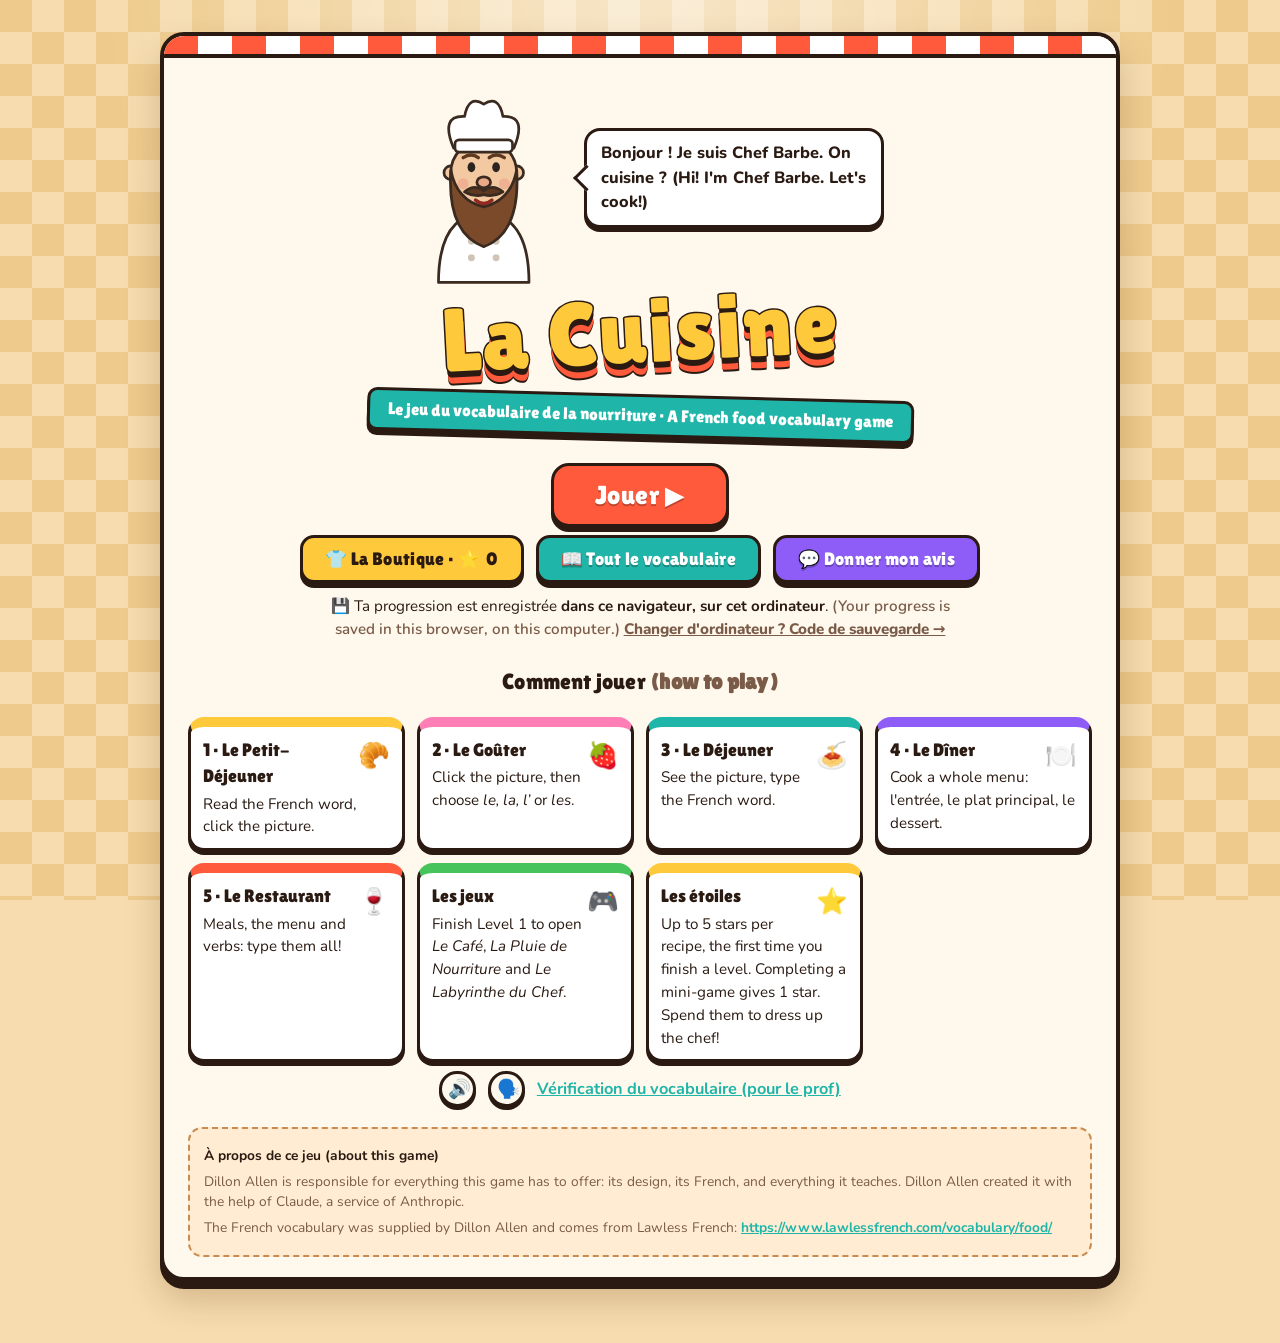
<file: index.html>
<!DOCTYPE html>
<html lang="fr">
<head>
  <meta charset="UTF-8">
  <meta name="viewport" content="width=device-width, initial-scale=1.0">
  <title>La Cuisine</title>
  <link rel="preconnect" href="https://fonts.googleapis.com">
  <link rel="preconnect" href="https://fonts.gstatic.com" crossorigin>
  <link rel="stylesheet" href="https://fonts.googleapis.com/css2?family=Lilita+One&family=Nunito:wght@600;700;800;900&display=swap">
  <link rel="stylesheet" href="style.css">
</head>
<body>
  <main>
    <!-- Screen 1: title -->
    <section id="title-screen" class="panel title-card">
      <div class="title-hero">
        <div class="chef-slot chef-title"></div>
        <div class="title-bubble speech" id="title-bubble" title="Clique pour écouter (click to listen)">Bonjour ! Je suis Chef Barbe. On cuisine ? (Hi! I'm Chef Barbe. Let's cook!)</div>
      </div>
      <h1 class="logo" aria-label="La Cuisine"><span>L</span><span>a</span>&nbsp;<span>C</span><span>u</span><span>i</span><span>s</span><span>i</span><span>n</span><span>e</span></h1>
      <p class="ribbon">Le jeu du vocabulaire de la nourriture · A French food vocabulary game</p>

      <p class="button-row title-buttons">
        <button id="play-button" class="button big play">Jouer ▶</button>
      </p>
      <p class="button-row title-small-buttons">
        <button type="button" class="button yellow open-shop-button">👕 La Boutique · ⭐ <span class="star-count">0</span></button>
        <button type="button" class="button secondary open-vocab-button">📖 Tout le vocabulaire</button>
        <button type="button" class="button grape open-feedback-button">💬 Donner mon avis</button>
        <button type="button" id="see-feedback-button" class="button secondary" hidden>Voir les avis (owner)</button>
      </p>
      <p class="save-note">💾 Ta progression est enregistrée <strong>dans ce navigateur, sur cet ordinateur</strong>.
        <span class="muted">(Your progress is saved in this browser, on this computer.)</span>
        <button type="button" class="link-button open-save-button">Changer d'ordinateur ? Code de sauvegarde →</button></p>

      <h2 class="section-heading">Comment jouer <span class="muted">(how to play)</span></h2>
      <div class="how-to">
        <div class="how-card" style="--c: #ffc93c"><span class="how-emoji">🥐</span><strong>1 · Le Petit-Déjeuner</strong><p>Read the French word, click the picture.</p></div>
        <div class="how-card" style="--c: #ff7eb6"><span class="how-emoji">🍓</span><strong>2 · Le Goûter</strong><p>Click the picture, then choose <em>le, la, l’</em> or <em>les</em>.</p></div>
        <div class="how-card" style="--c: #1fb5a8"><span class="how-emoji">🍝</span><strong>3 · Le Déjeuner</strong><p>See the picture, type the French word.</p></div>
        <div class="how-card" style="--c: #8e5cf7"><span class="how-emoji">🍽️</span><strong>4 · Le Dîner</strong><p>Cook a whole menu: l'entrée, le plat principal, le dessert.</p></div>
        <div class="how-card" style="--c: #ff5a3c"><span class="how-emoji">🍷</span><strong>5 · Le Restaurant</strong><p>Meals, the menu and verbs: type them all!</p></div>
        <div class="how-card" style="--c: #46c35a"><span class="how-emoji">🎮</span><strong>Les jeux</strong><p>Finish Level 1 to open <em>Le Café</em>, <em>La Pluie de Nourriture</em> and <em>Le Labyrinthe du Chef</em>.</p></div>
        <div class="how-card" style="--c: #ffc93c"><span class="how-emoji">⭐</span><strong>Les étoiles</strong><p>Up to 5 stars per recipe, the first time you finish a level. Completing a mini-game gives 1 star. Spend them to dress up the chef!</p></div>
      </div>

      <p class="title-links">
        <button type="button" class="sound-button" aria-label="Couper le son (mute)">🔊</button>
          <button type="button" class="voice-button" aria-label="Voix française (French voice)">🗣️</button>
        <a href="vocab-check.html">Vérification du vocabulaire (pour le prof)</a>
      </p>

      <footer class="disclaimer">
        <p><strong>À propos de ce jeu (about this game)</strong></p>
        <p>Dillon Allen is responsible for everything this game has to offer: its design, its French, and everything it teaches.
          Dillon Allen created it with the help of Claude, a service of Anthropic.</p>
        <p>The French vocabulary was supplied by Dillon Allen and comes from Lawless French:
          <a href="https://www.lawlessfrench.com/vocabulary/food/" target="_blank" rel="noopener">https://www.lawlessfrench.com/vocabulary/food/</a></p>
      </footer>
    </section>

    <!-- Screen 2: level select -->
    <section id="levels-screen" class="panel" hidden>
      <div class="screen-head">
        <h1>Choisis un niveau</h1>
        <button type="button" class="button yellow open-shop-button">👕 La Boutique · ⭐ <span class="star-count">0</span></button>
      </div>
      <p class="subtitle">Choose a level. Finish a level to open the next one.</p>
      <div id="level-list" class="level-list"></div>
      <h2 class="section-heading">🎮 Les jeux <span class="muted">(mini-games: 1 ⭐ each, the first time you complete one)</span></h2>
      <div id="game-list" class="level-list"></div>
      <h2 class="section-heading">📝 Les quiz <span class="muted">(every word of the level · first try: pass +10 ⭐, fail −5 ⭐)</span></h2>
      <div id="quiz-list" class="level-list"></div>
      <p class="button-row" style="margin-top: 18px">
        <button id="back-title-button" class="button secondary">← Retour</button>
        <button type="button" class="button grape open-vocab-button">📖 Tout le vocabulaire</button>
      </p>
    </section>

    <!-- Level quiz (quiz.js) -->
    <section id="quiz-screen" class="panel" hidden>
      <div class="screen-head">
        <h1 id="quiz-title">Quiz</h1>
        <p id="quiz-count" class="star-pill">1 / 1</p>
      </div>
      <div class="quiz-bar" aria-hidden="true"><div id="quiz-bar-fill" class="quiz-bar-fill"></div></div>
      <p id="quiz-note" class="muted"></p>
      <div id="quiz-question" class="quiz-question"></div>
      <p id="quiz-feedback" class="feedback" aria-live="polite"></p>
      <p class="button-row">
        <button type="button" id="quiz-next" class="button" hidden>Question suivante →</button>
        <button type="button" id="quiz-quit" class="button secondary">Quitter</button>
      </p>
      <div id="quiz-quit-confirm" class="confirm-box" hidden>
        <p><strong>Quitter le quiz ?</strong> This is your first try, so leaving now counts as finishing it with your current score (you'd lose 5 ⭐ if that's under 80%).</p>
        <p class="button-row">
          <button type="button" id="quiz-quit-yes" class="button danger">Oui, terminer maintenant</button>
          <button type="button" id="quiz-quit-no" class="button secondary">Non, continuer</button>
        </p>
      </div>
    </section>

    <!-- Quiz result -->
    <section id="quiz-result-screen" class="panel" hidden>
      <h1 id="quiz-result-title"></h1>
      <div class="result-row">
        <div class="result-main">
          <p id="quiz-result-score" class="stars-big"></p>
          <p id="quiz-result-stars" class="star-note"></p>
        </div>
        <div class="chef-reaction">
          <p id="quiz-result-chef-says" class="speech" aria-live="polite"></p>
          <div id="quiz-result-chef" class="chef-small"></div>
        </div>
      </div>
      <div id="quiz-missed-section">
        <h2>Les mots à revoir <span class="muted">(they'll come back more often)</span></h2>
        <div class="table-wrap"><table><tbody id="quiz-result-missed"></tbody></table></div>
      </div>
      <p class="button-row">
        <button type="button" id="quiz-retry" class="button">Réessayer ↻</button>
        <button type="button" id="quiz-levels" class="button secondary">Niveaux</button>
      </p>
    </section>

    <!-- All the vocabulary -->
    <section id="vocab-screen" class="panel" hidden>
      <div class="screen-head">
        <h1>Tout le vocabulaire</h1>
        <p class="star-pill"><span id="word-count">0</span>&nbsp;mots</p>
      </div>
      <p class="subtitle">Every word in the game, from Lawless French. Tap 🔊 to hear it.
        The dots show how well you know each word: words you miss come back more often until you master them.</p>
      <p id="word-mastery" class="mastery-summary"></p>
      <div class="word-tools">
        <label for="word-search" class="visually-hidden">Chercher un mot</label>
        <input id="word-search" class="word-search" type="search" placeholder="🔍 Chercher (search in French or English)…" autocomplete="off">
      </div>
      <div id="word-chips" class="chip-row" aria-label="Catégories"></div>
      <div id="word-grid" class="word-grid"></div>
      <p id="word-empty" class="muted" hidden>Aucun mot trouvé. (No words found.)</p>
      <p><button type="button" id="vocab-back-button" class="button secondary">← Retour</button></p>
    </section>

    <!-- Screen 3: the kitchen (where you play) -->
    <section id="kitchen-screen" hidden>
      <div class="kitchen-top">
        <p class="level-tag" id="level-name"></p>
        <p class="timer">⏱ <span id="timer">0</span> s <span class="muted">/ objectif <span id="target-time"></span> s</span>
          <button type="button" class="sound-button" aria-label="Couper le son (mute)">🔊</button>
          <button type="button" class="voice-button" aria-label="Voix française (French voice)">🗣️</button></p>
      </div>
      <div class="kitchen">
        <div class="panel recipe-card">
          <div class="ticket-top">
            <h2 id="recipe-name"></h2>
            <div class="order-timer" aria-hidden="true"><div id="order-timer-fill" class="order-timer-fill"></div></div>
          </div>
          <p class="muted">Ingrédients :</p>
          <ul id="recipe-list"></ul>
        </div>
        <div class="panel play-area">
          <div class="prompt-row"><p id="prompt" class="prompt"></p><span class="replay-buttons"><button type="button" class="replay-button" title="Réécouter (listen again)" aria-label="Réécouter (listen again)">🔁</button><button type="button" class="replay-slow-button" title="Plus lentement (slower)" aria-label="Plus lentement (slower)">🐢</button></span></div>

          <!-- Levels 1 & 2: the shelf of pictures -->
          <div id="shelf-area">
            <h2>L'étagère <span class="muted">(the shelf)</span></h2>
            <div id="shelf" class="shelf"></div>
          </div>

          <!-- Level 2: pick the article -->
          <div id="article-area" class="article-area" hidden>
            <button type="button" class="button article-button" data-article="le">le</button>
            <button type="button" class="button article-button" data-article="la">la</button>
            <button type="button" class="button article-button" data-article="l'">l’</button>
            <button type="button" class="button article-button" data-article="les">les</button>
          </div>

          <!-- Level 3: type the word -->
          <div id="type-area" hidden>
            <div id="clue" class="clue"></div>
            <form id="type-form" class="type-form" autocomplete="off">
              <label for="answer" class="visually-hidden">Ta réponse</label>
              <input id="answer" type="text" lang="fr" spellcheck="false" autocapitalize="off" placeholder="ex : la pomme">
              <button type="submit" class="button">Valider</button>
            </form>
            <div class="accent-row" aria-label="Accents">
              <button type="button" class="accent-button">é</button>
              <button type="button" class="accent-button">è</button>
              <button type="button" class="accent-button">ê</button>
              <button type="button" class="accent-button">à</button>
              <button type="button" class="accent-button">â</button>
              <button type="button" class="accent-button">ç</button>
              <button type="button" class="accent-button">î</button>
              <button type="button" class="accent-button">ï</button>
              <button type="button" class="accent-button">ô</button>
              <button type="button" class="accent-button">û</button>
              <button type="button" class="accent-button">ù</button>
              <button type="button" class="accent-button">œ</button>
              <button type="button" class="accent-button">’</button>
            </div>
            <p><button type="button" id="dont-know-button" class="link-button">Je ne sais pas (show me)</button></p>
          </div>

          <p id="feedback" class="feedback" aria-live="polite"></p>
          <h2>Le bol <span class="muted">(the bowl)</span></h2>
          <div id="bowl" class="bowl"></div>
        </div>
      </div>
      <p><button id="quit-button" class="button secondary">Quitter</button></p>
    </section>

    <!-- Mini-game: Le Café -->
    <section id="cafe-screen" hidden>
      <div class="kitchen-top">
        <p class="level-tag">☕ Le Café</p>
        <p class="timer"><span id="cafe-status"></span>
          <button type="button" class="sound-button" aria-label="Couper le son (mute)">🔊</button>
          <button type="button" class="voice-button" aria-label="Voix française (French voice)">🗣️</button></p>
      </div>
      <div class="kitchen">
        <div class="panel customer-card">
          <div id="cafe-face" class="customer-face"></div>
          <p id="cafe-order" class="speech"></p>
          <p class="cafe-replay"><span class="replay-buttons"><button type="button" class="replay-button" title="Réécouter (listen again)" aria-label="Réécouter (listen again)">🔁</button><button type="button" class="replay-slow-button" title="Plus lentement (slower)" aria-label="Plus lentement (slower)">🐢</button></span></p>
          <div class="patience" aria-label="Patience du client"><div id="cafe-patience" class="patience-fill"></div></div>
          <p class="muted">Patience du client (customer's patience)</p>
        </div>
        <div class="panel play-area">
          <h2>Le comptoir <span class="muted">(the counter)</span></h2>
          <div id="cafe-counter" class="shelf"></div>
          <p id="cafe-feedback" class="feedback" aria-live="polite"></p>
          <h2>Le plateau <span class="muted">(the tray)</span></h2>
          <div id="cafe-tray" class="bowl"></div>
        </div>
      </div>
      <p><button id="cafe-quit-button" class="button secondary">Quitter</button></p>
    </section>

    <!-- Mini-game: falling food -->
    <section id="falling-screen" hidden>
      <div class="kitchen-top">
        <p class="level-tag">🌧️ La Pluie de Nourriture</p>
        <p class="timer"><span id="fall-status"></span>
          <button type="button" class="sound-button" aria-label="Couper le son (mute)">🔊</button>
          <button type="button" class="voice-button" aria-label="Voix française (French voice)">🗣️</button></p>
      </div>
      <p class="prompt banner">Attrape : <span id="fall-target" class="fall-target"></span> <span class="replay-buttons"><button type="button" class="replay-button" title="Réécouter (listen again)" aria-label="Réécouter (listen again)">🔁</button><button type="button" class="replay-slow-button" title="Plus lentement (slower)" aria-label="Plus lentement (slower)">🐢</button></span></p>
      <div id="fall-area" class="fall-area"></div>
      <p id="fall-feedback" class="feedback" aria-live="polite"></p>
      <p><button id="fall-quit-button" class="button secondary">Quitter</button></p>
    </section>

    <!-- Mini-game: the chef's maze -->
    <section id="maze-screen" hidden>
      <div class="kitchen-top">
        <p class="level-tag">🧑‍🍳 Le Labyrinthe du Chef</p>
        <p class="timer"><span id="maze-status"></span>
          <button type="button" class="sound-button" aria-label="Couper le son (mute)">🔊</button>
          <button type="button" class="voice-button" aria-label="Voix française (French voice)">🗣️</button></p>
      </div>
      <p class="prompt banner">Ramasse : <span id="maze-target" class="fall-target"></span> <span class="replay-buttons"><button type="button" class="replay-button" title="Réécouter (listen again)" aria-label="Réécouter (listen again)">🔁</button><button type="button" class="replay-slow-button" title="Plus lentement (slower)" aria-label="Plus lentement (slower)">🐢</button></span></p>
      <div class="maze-wrap">
        <div id="maze-board" class="maze-board"></div>
      </div>
      <p id="maze-feedback" class="feedback" aria-live="polite"></p>
      <div class="dpad" aria-label="Flèches (arrows)">
        <button type="button" class="dpad-button dpad-up" data-dir="up" aria-label="haut (up)">▲</button>
        <button type="button" class="dpad-button dpad-left" data-dir="left" aria-label="gauche (left)">◀</button>
        <button type="button" class="dpad-button dpad-right" data-dir="right" aria-label="droite (right)">▶</button>
        <button type="button" class="dpad-button dpad-down" data-dir="down" aria-label="bas (down)">▼</button>
      </div>
      <p class="muted">Flèches du clavier ou W A S D. Évite les souris 🐭 et les fourneaux 🔥 ! (Arrow keys or WASD. Avoid the mice and the hot stoves!)</p>
      <p><button id="maze-quit-button" class="button secondary">Quitter</button></p>
    </section>

    <!-- The chef's shop -->
    <section id="shop-screen" class="panel" hidden>
      <h1>La Boutique du Chef</h1>
      <div class="shop-top">
        <div class="chef-slot chef-shop"></div>
        <div>
          <p class="stars-big">⭐ <span class="star-count">0</span></p>
          <p class="muted">Gagne des étoiles en finissant des niveaux (une seule fois par niveau).<br>
            Earn stars by finishing levels (once per level), then dress up the chef!</p>
          <p id="shop-message" class="good-text" aria-live="polite"></p>
        </div>
      </div>
      <div id="shop-items"></div>
      <div class="start-over">
        <p class="button-row">
          <button type="button" id="shop-levels-button" class="button">Jouer ▶</button>
          <button type="button" id="shop-back-button" class="button secondary">← Retour</button>
          <button type="button" class="button secondary open-save-button">💾 Code de sauvegarde (save code)</button>
          <button type="button" id="start-over-button" class="button danger">Recommencer à zéro (start over)</button>
        </p>
        <div id="start-over-confirm" class="confirm-box" hidden>
          <p><strong>Tout effacer ?</strong> Your finished levels, stars and clothes will all be erased. Then you can earn the stars again.</p>
          <p class="button-row">
            <button type="button" id="start-over-yes" class="button danger">Oui, tout effacer (yes, erase)</button>
            <button type="button" id="start-over-cancel" class="button secondary">Non (cancel)</button>
          </p>
        </div>
      </div>
    </section>

    <!-- Save codes: move progress to another computer (save.js) -->
    <section id="save-screen" class="panel" hidden>
      <div class="screen-head">
        <h1>💾 Ma sauvegarde</h1>
        <p class="star-pill">⭐ <span class="star-count">0</span></p>
      </div>
      <p class="subtitle">Ta progression est enregistrée <strong>dans ce navigateur, sur cet ordinateur</strong>.
        Sur un autre ordinateur, ou si le navigateur efface ses données, tu recommences à zéro… sauf si tu gardes ton code !</p>
      <p class="muted">(Your progress is saved in this browser on this computer. To continue somewhere else, keep your save code.
        There's no account: no name, no email, no password, and nothing is sent anywhere.)</p>

      <div class="save-box">
        <h2>1 · Garder mon code <span class="muted">(keep my code)</span></h2>
        <p class="muted">Copie ce code et garde-le (dans un e-mail à toi-même, un document, Google Classroom…).</p>
        <textarea id="save-code-out" class="save-code" rows="4" readonly aria-label="Mon code de sauvegarde (my save code)"></textarea>
        <p class="button-row">
          <button type="button" id="save-copy-button" class="button">📋 Copier (copy)</button>
          <span id="save-copy-message" class="good-text" aria-live="polite"></span>
        </p>
      </div>

      <div class="save-box">
        <h2>2 · Charger un code <span class="muted">(load a code)</span></h2>
        <p class="muted">Colle ton code ici pour retrouver tes étoiles, tes niveaux et tes vêtements. (Paste your code here.)</p>
        <textarea id="save-code-in" class="save-code" rows="4" aria-label="Coller un code (paste a code)"></textarea>
        <p class="button-row"><button type="button" id="save-load-button" class="button yellow">Charger (load)</button></p>
        <p id="save-load-message" class="feedback" aria-live="polite"></p>
        <div id="save-load-confirm" class="confirm-box" hidden>
          <p><strong>Remplacer ta progression ?</strong> <span id="save-load-summary"></span><br>
            Ce code va remplacer ce qui est enregistré sur cet ordinateur (<span id="save-current-summary"></span>).
            <span class="muted">(This replaces the progress saved on this computer.)</span></p>
          <p class="button-row">
            <button type="button" id="save-load-yes" class="button danger">Oui, charger ce code (yes)</button>
            <button type="button" id="save-load-cancel" class="button secondary">Non (cancel)</button>
          </p>
        </div>
      </div>

      <p class="button-row">
        <button type="button" id="save-back-button" class="button secondary">← Retour</button>
        <button type="button" id="save-levels-button" class="button">Jouer ▶</button>
      </p>
    </section>

    <!-- Mini-game results -->
    <section id="mode-result-screen" class="panel" hidden>
      <h1 id="mode-title"></h1>
      <p id="mode-score" class="stars-big"></p>
      <p id="mode-record" class="good-text"></p>
      <p id="mode-star" class="star-note"></p>
      <ul id="mode-lines"></ul>
      <div id="mode-missed-section">
        <h2>Les mots à revoir <span class="muted">(words to review)</span></h2>
        <div class="table-wrap">
          <table><tbody id="mode-missed"></tbody></table>
        </div>
      </div>
      <p class="button-row">
        <button id="mode-replay-button" class="button">Rejouer ↻</button>
        <button id="mode-levels-button" class="button secondary">Niveaux et jeux</button>
        <button type="button" class="button secondary open-feedback-button">Donner mon avis 💬</button>
      </p>
    </section>

    <!-- Feedback form -->
    <section id="feedback-screen" class="panel" hidden>
      <h1>Donner mon avis 💬</h1>
      <p class="subtitle">Help improve the game! Your answers are anonymous.</p>
      <p id="feedback-offline-note" class="muted" hidden>
        Your answers can't be saved automatically here, so you'll get a text box to copy and send them.
      </p>

      <form id="feedback-form" class="feedback-form">
        <fieldset>
          <legend>1. C'était amusant ? (How fun was it?)</legend>
          <div class="rating">
            <label><input type="radio" name="fun" value="1"> 1</label>
            <label><input type="radio" name="fun" value="2"> 2</label>
            <label><input type="radio" name="fun" value="3"> 3</label>
            <label><input type="radio" name="fun" value="4"> 4</label>
            <label><input type="radio" name="fun" value="5"> 5</label>
          </div>
        </fieldset>
        <fieldset>
          <legend>2. Tu as appris des mots ? (Did you learn new words?)</legend>
          <div class="rating">
            <label><input type="radio" name="learned" value="1"> 1</label>
            <label><input type="radio" name="learned" value="2"> 2</label>
            <label><input type="radio" name="learned" value="3"> 3</label>
            <label><input type="radio" name="learned" value="4"> 4</label>
            <label><input type="radio" name="learned" value="5"> 5</label>
          </div>
        </fieldset>
        <label for="feedback-favorite">3. Ta partie préférée ? (Favorite part)</label>
        <select id="feedback-favorite" name="favorite">
          <option value="">—</option>
          <option>Le Petit-Déjeuner</option>
          <option>Le Goûter</option>
          <option>Le Déjeuner</option>
          <option>Le Dîner</option>
          <option>Le Café</option>
          <option>Le Restaurant</option>
          <option>La Pluie de Nourriture</option>
          <option>Le Labyrinthe du Chef</option>
          <option>La Boutique du Chef</option>
        </select>
        <label for="feedback-level">4. Ton niveau de français ? (Your French class)</label>
        <select id="feedback-level" name="frenchLevel">
          <option value="">—</option>
          <option>French 1</option>
          <option>French 2</option>
          <option>French 3</option>
          <option>French 4 / AP</option>
          <option>Not taking French</option>
        </select>
        <label for="feedback-confusing">5. Qu'est-ce qui était difficile ou pas clair ? (What was hard or confusing?)</label>
        <textarea id="feedback-confusing" name="confusing" rows="3" maxlength="1000"></textarea>
        <label for="feedback-ideas">6. Qu'est-ce qui rendrait le jeu plus amusant ? (What would make it more fun?)</label>
        <textarea id="feedback-ideas" name="ideas" rows="3" maxlength="1000"></textarea>
        <p id="feedback-error" class="feedback bad"></p>
        <p><button type="submit" id="feedback-send" class="button">Envoyer (send)</button></p>
      </form>

      <div id="feedback-thanks" hidden>
        <p class="good-text">Merci beaucoup ! Ton avis est envoyé. (Thanks! Your feedback was sent.)</p>
      </div>

      <div id="feedback-copy" hidden>
        <p>Copy your answers and send them to the game's creator (message or email):</p>
        <label for="feedback-copy-text" class="visually-hidden">Your answers</label>
        <textarea id="feedback-copy-text" rows="8" readonly></textarea>
        <p><button type="button" id="feedback-copy-button" class="button">Copier (copy)</button></p>
      </div>

      <p><button type="button" id="feedback-back-button" class="button secondary">← Retour</button></p>
    </section>

    <!-- Owner only: everyone's feedback -->
    <section id="feedback-results-screen" class="panel" hidden>
      <h1>Les avis</h1>
      <p id="feedback-summary" class="subtitle">Chargement… (loading)</p>
      <div class="table-wrap">
        <table>
          <thead><tr><th>Date</th><th>Fun / Learned</th><th>Favorite</th><th>Level</th><th>Confusing</th><th>Ideas</th></tr></thead>
          <tbody id="feedback-rows"></tbody>
        </table>
      </div>
      <p><button type="button" id="feedback-results-back" class="button secondary">← Retour</button></p>
    </section>

    <!-- Screen 4: recipe finished -->
    <section id="done-screen" class="panel" hidden>
      <h1 id="done-title"></h1>
      <div class="result-row">
        <div class="result-main">
          <p id="done-stars" class="stars-big"></p>
          <p id="done-details"></p>
        </div>
        <div class="chef-reaction">
          <p id="done-chef-says" class="speech" aria-live="polite"></p>
          <div id="done-chef" class="chef-small"></div>
        </div>
      </div>
      <p><button id="next-button" class="button">Recette suivante →</button></p>
    </section>

    <!-- Screen 5: end-of-level report -->
    <section id="report-screen" class="panel" hidden>
      <h1 id="report-title"></h1>
      <div class="result-row">
        <div class="result-main">
          <p class="stars-big" id="report-total"></p>
          <p id="report-earned" class="good-text"></p>
        </div>
        <div class="chef-reaction">
          <p id="report-chef-says" class="speech" aria-live="polite"></p>
          <div id="report-chef" class="chef-small"></div>
        </div>
      </div>

      <div class="table-wrap">
        <table>
          <thead><tr><th>Recette</th><th>Temps</th><th>Erreurs</th><th>Étoiles</th></tr></thead>
          <tbody id="report-recipes"></tbody>
        </table>
      </div>

      <div id="missed-section">
        <h2>Les mots à revoir <span class="muted">(words to review)</span></h2>
        <div class="table-wrap">
          <table>
            <tbody id="report-missed"></tbody>
          </table>
        </div>
      </div>
      <p id="no-missed" class="good-text">Aucun mot à revoir. Excellent ! (No words to review.)</p>

      <p class="button-row">
        <button id="report-quiz-button" class="button yellow">📝 Quiz du niveau</button>
        <button id="practice-button" class="button">Pratiquer ces mots</button>
        <button id="replay-level-button" class="button secondary">Rejouer le niveau ↻</button>
        <button id="levels-button" class="button secondary">Niveaux</button>
        <button type="button" class="button secondary open-feedback-button">Donner mon avis 💬</button>
      </p>
    </section>
  </main>

  <!-- Surprise review question (quiz.js): pops up over the screen -->
  <div id="surprise-popup" class="popup-backdrop" hidden>
    <div class="panel popup" role="dialog" aria-modal="true" aria-labelledby="surprise-title">
      <p id="surprise-title" class="popup-title">❓ Question surprise !</p>
      <p class="muted">Right: +1 ⭐ · Wrong or skipped: −1 ⭐</p>
      <div id="surprise-question" class="quiz-question"></div>
      <p id="surprise-feedback" class="feedback" aria-live="polite"></p>
      <p class="button-row">
        <button type="button" id="surprise-skip" class="link-button">Passer (skip: −1 ⭐)</button>
        <button type="button" id="surprise-continue" class="button" hidden>Continuer →</button>
      </p>
    </div>
  </div>

  <script src="js/vocab.js"></script>
  <script src="js/recipes.js"></script>
  <script src="js/scoring.js"></script>
  <script src="js/check.js"></script>
  <script src="js/sound.js"></script>
  <script src="js/voice.js"></script>
  <script src="js/memory.js"></script>
  <script src="js/progress.js"></script>
  <script src="js/chef.js"></script>
  <script src="js/game.js"></script>
  <script src="js/cafe.js"></script>
  <script src="js/falling.js"></script>
  <script src="js/maze.js"></script>
  <script src="js/shop.js"></script>
  <script src="js/feedback.js"></script>
  <script src="js/wordlist.js"></script>
  <script src="js/quiz.js"></script>
  <script src="js/save.js"></script>
</body>
</html>
</file>
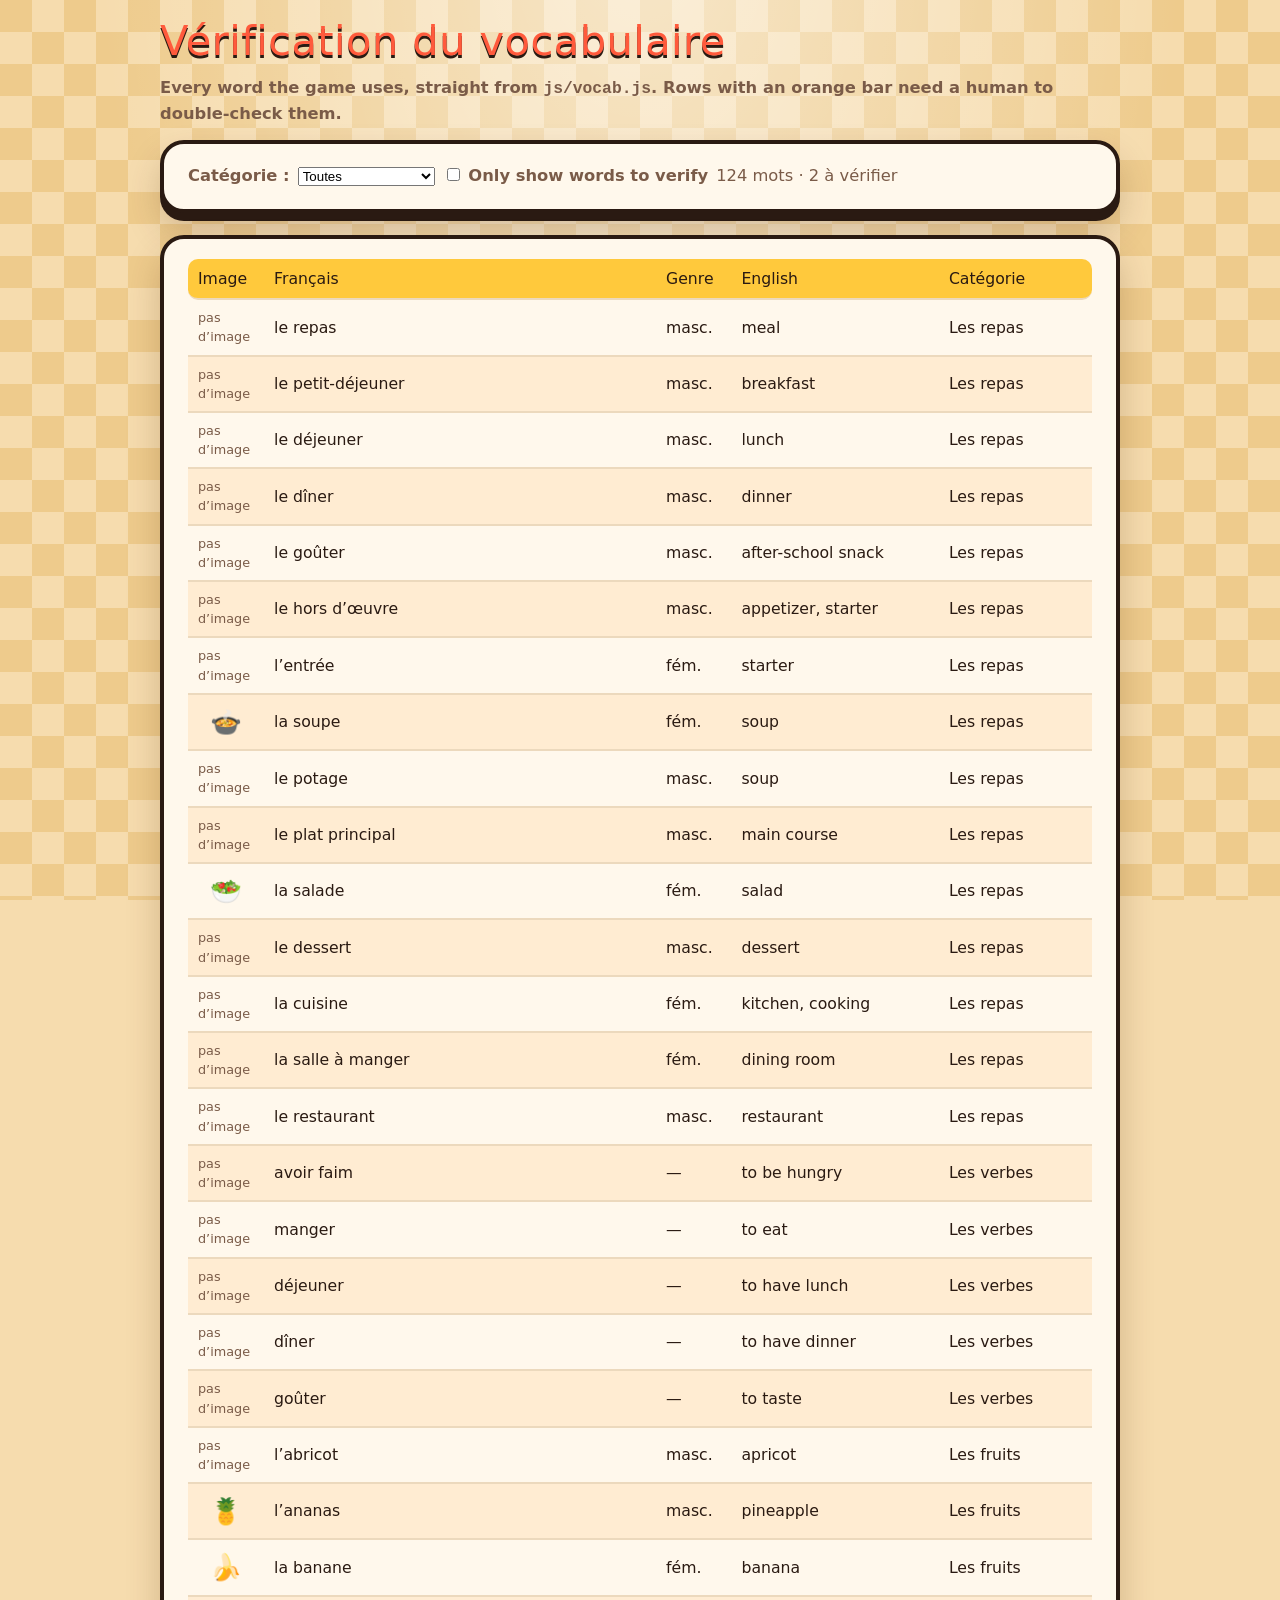
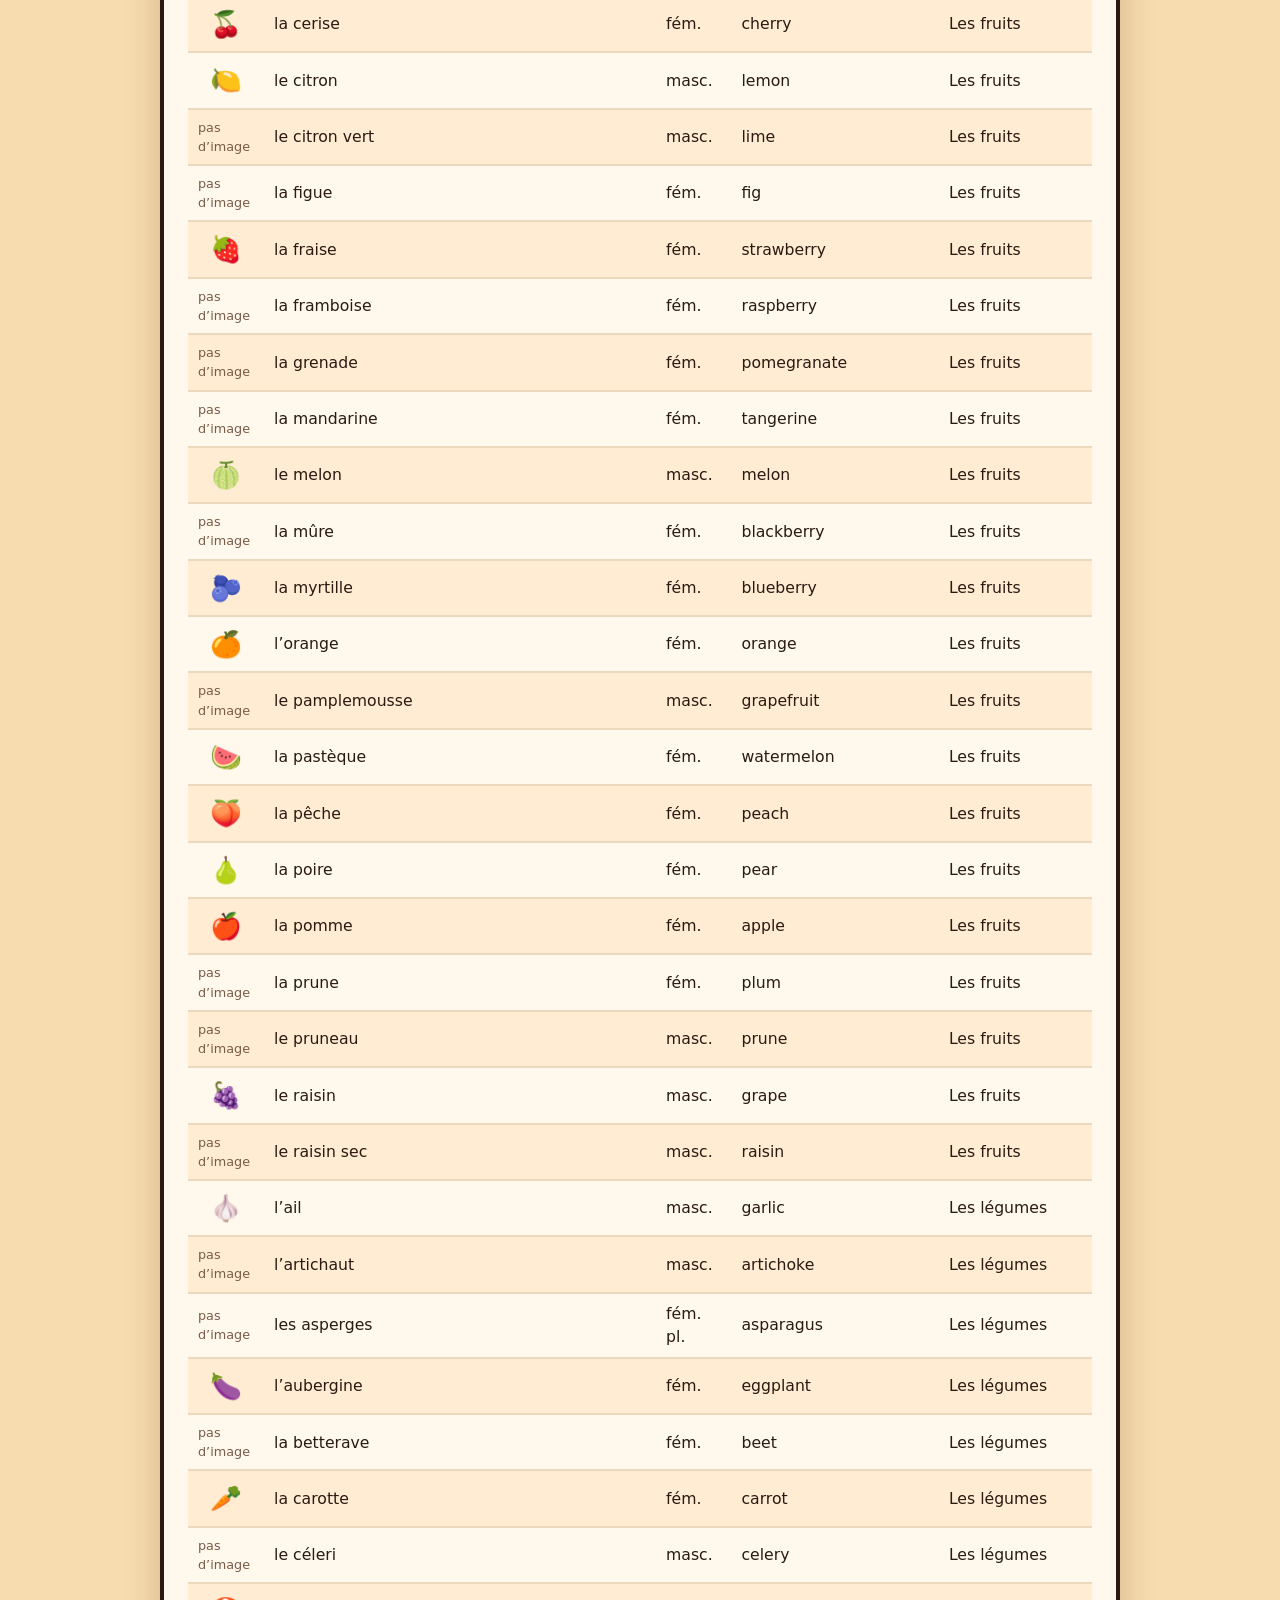
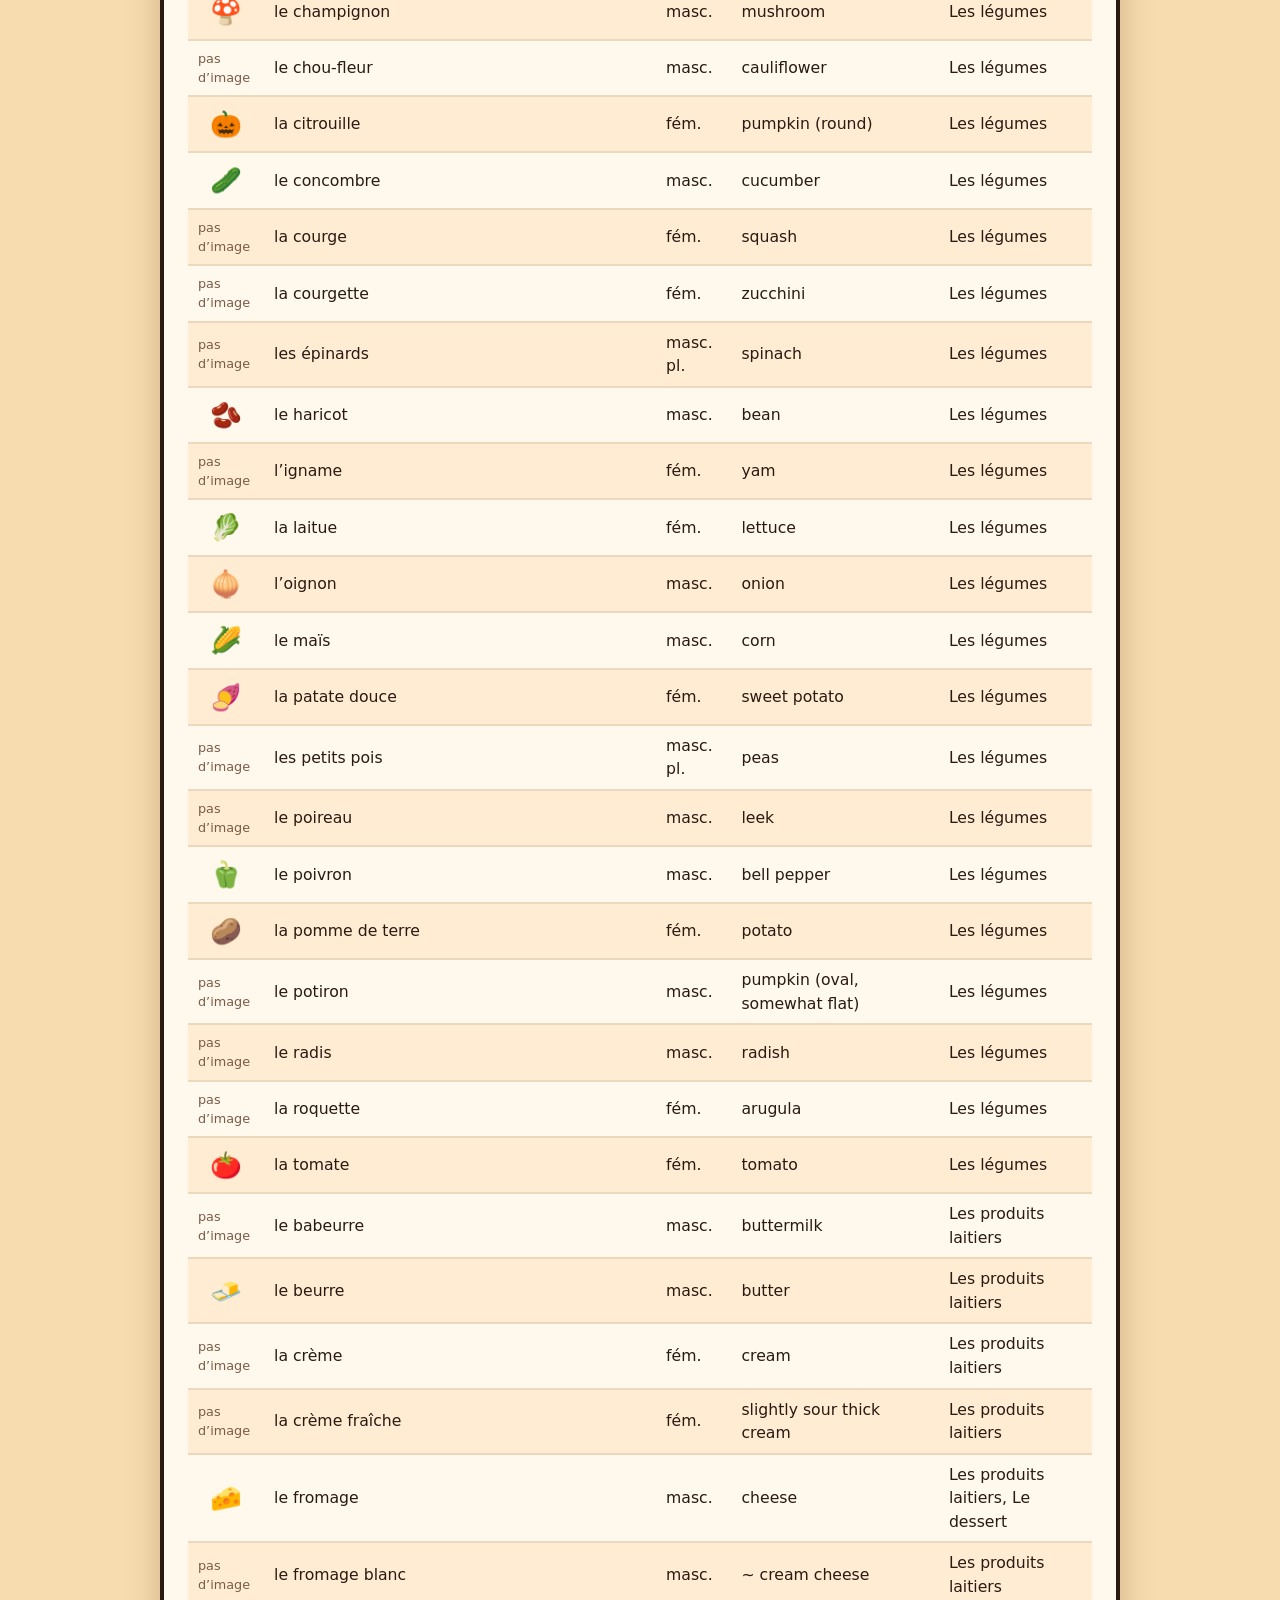
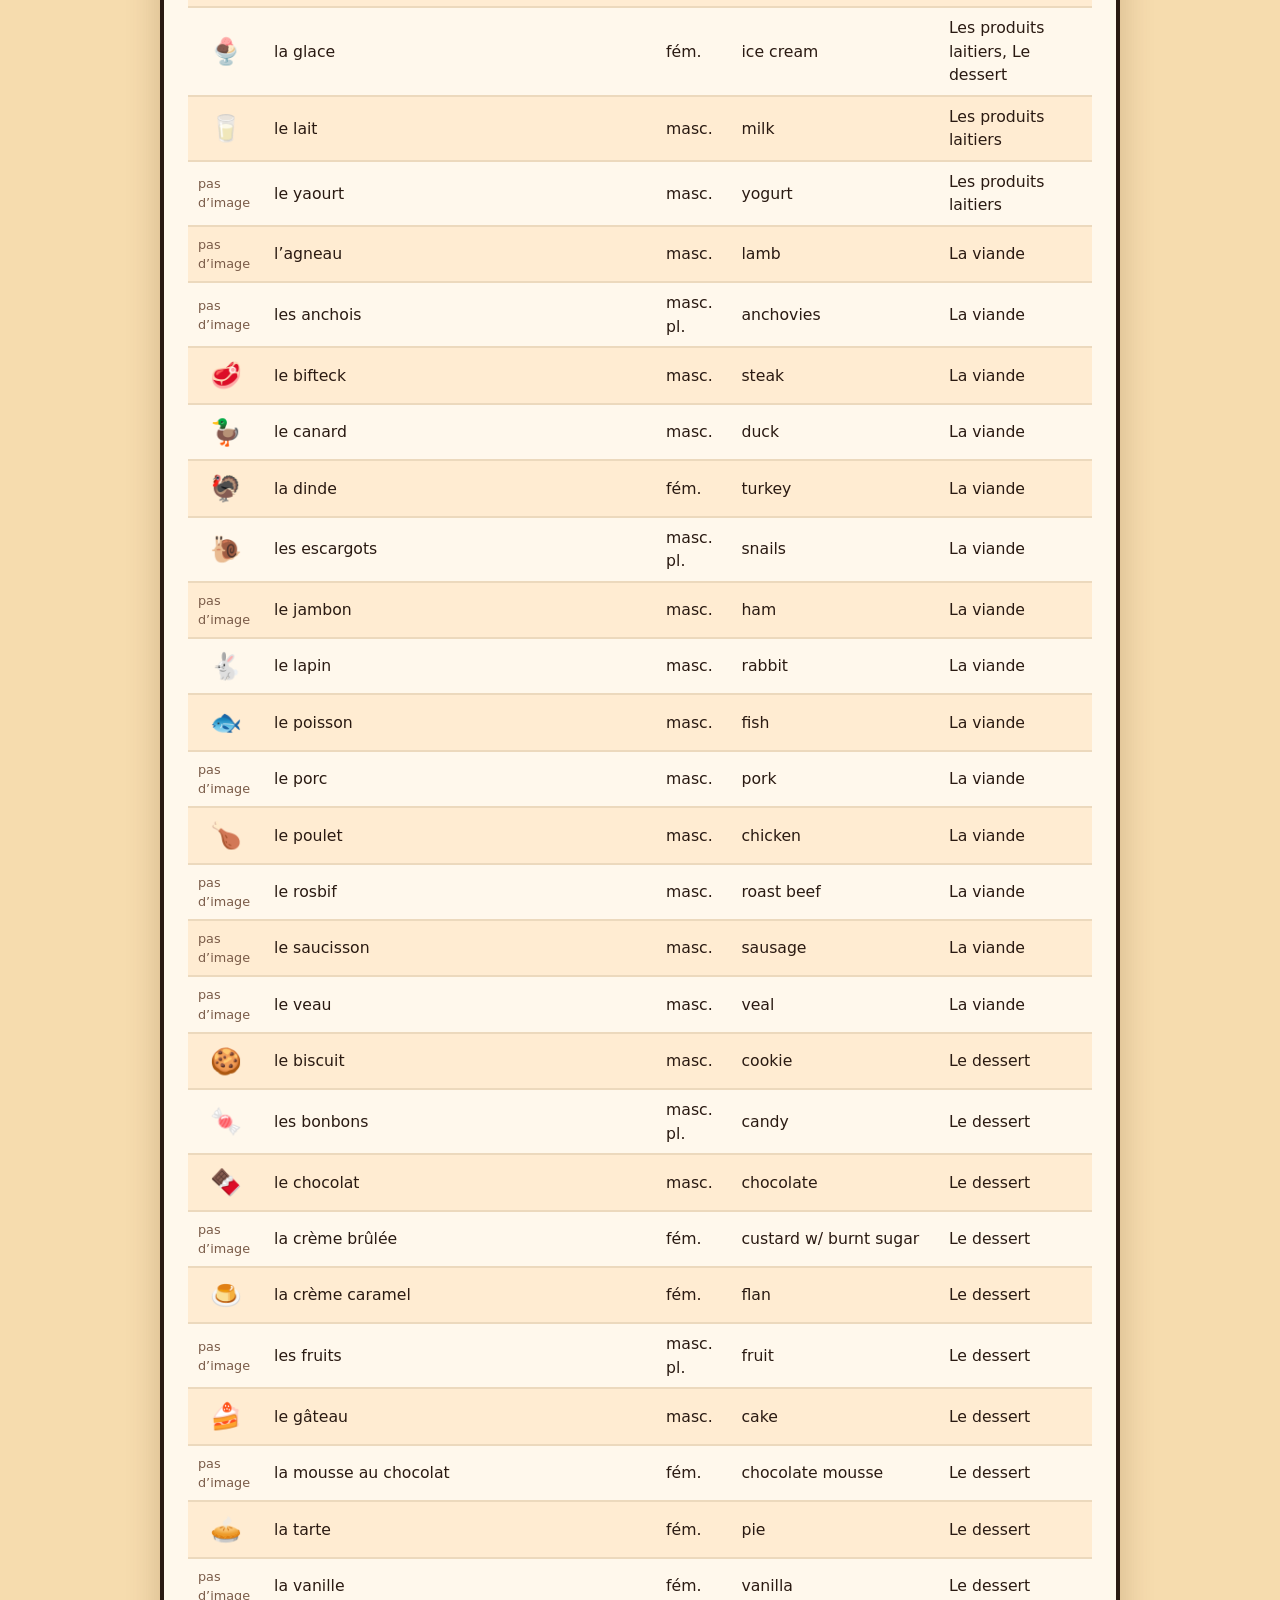
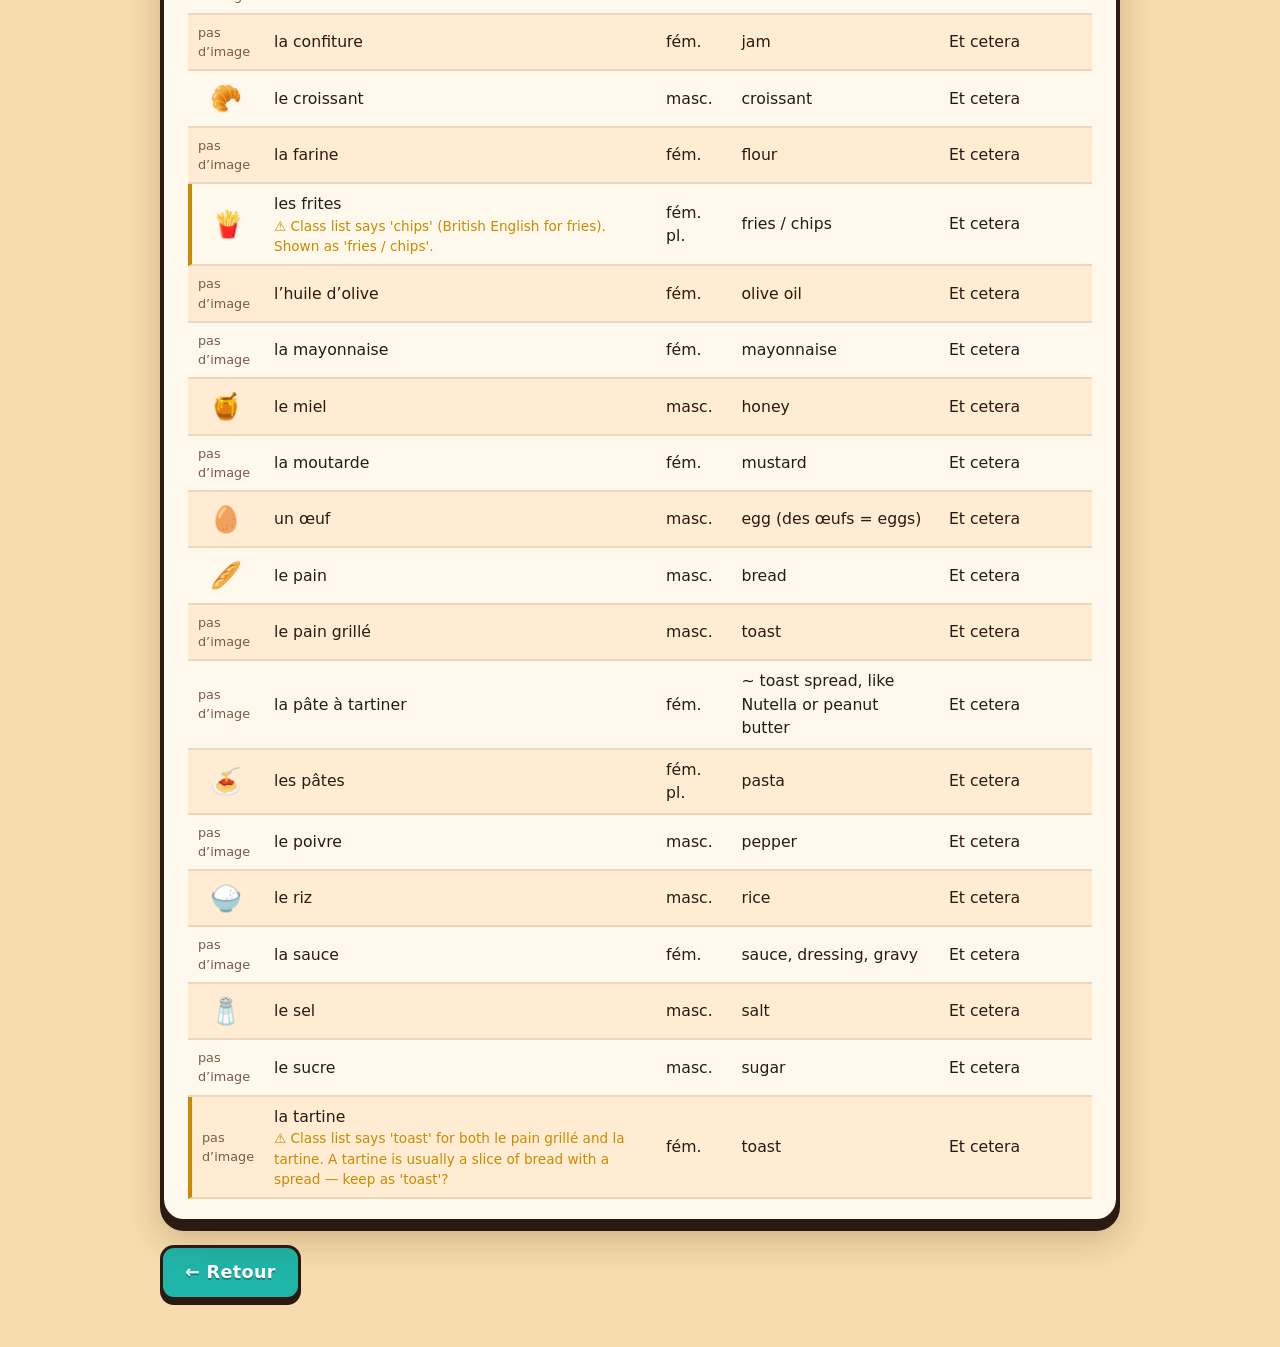
<file: vocab-check.html>
<!DOCTYPE html>
<html lang="fr">
<head>
  <meta charset="UTF-8">
  <meta name="viewport" content="width=device-width, initial-scale=1.0">
  <title>Vocab Check</title>
  <link rel="stylesheet" href="style.css">
</head>
<body>
  <main>
    <h1>Vérification du vocabulaire</h1>
    <p class="subtitle">Every word the game uses, straight from <code>js/vocab.js</code>.
      Rows with an orange bar need a human to double-check them.</p>

    <div class="panel filters">
      <label for="category">Catégorie :</label>
      <select id="category">
        <option value="all">Toutes</option>
      </select>
      <label><input type="checkbox" id="only-verify"> Only show words to verify</label>
      <span class="stats" id="stats"></span>
    </div>

    <div class="panel table-wrap">
      <table>
        <thead>
          <tr><th>Image</th><th>Français</th><th>Genre</th><th>English</th><th>Catégorie</th></tr>
        </thead>
        <tbody id="rows"></tbody>
      </table>
    </div>

    <p><a class="button secondary" href="index.html">← Retour</a></p>
  </main>

  <script src="js/vocab.js"></script>
  <script>
    const categorySelect = document.getElementById("category");
    const onlyVerifyBox = document.getElementById("only-verify");
    const rowsBody = document.getElementById("rows");
    const stats = document.getElementById("stats");

    // Fill the category dropdown.
    for (const [key, name] of Object.entries(CATEGORY_NAMES)) {
      const option = document.createElement("option");
      option.value = key;
      option.textContent = name;
      categorySelect.appendChild(option);
    }

    function genderLabel(word) {
      if (!word.gender) return "—";
      const g = word.gender === "m" ? "masc." : "fém.";
      return word.plural ? g + " pl." : g;
    }

    // Rebuild the table using the current filters.
    function showRows() {
      const category = categorySelect.value;
      const words = VOCAB.filter((word) =>
        (category === "all" || word.categories.includes(category)) &&
        (!onlyVerifyBox.checked || word.verify)
      );

      rowsBody.innerHTML = "";
      for (const word of words) {
        const row = document.createElement("tr");
        if (word.verify) row.className = "needs-check";

        const cells = [
          word.emoji || "pas d’image",
          withArticle(word),
          genderLabel(word),
          word.en,
          word.categories.map((c) => CATEGORY_NAMES[c]).join(", "),
        ];
        cells.forEach((text, i) => {
          const cell = document.createElement("td");
          cell.textContent = text;
          if (i === 0) cell.className = word.emoji ? "emoji" : "none";
          row.appendChild(cell);
        });

        // Put the "please verify" note under the French word.
        if (word.verify) {
          const note = document.createElement("div");
          note.className = "verify-note";
          note.textContent = "⚠ " + word.verify;
          row.children[1].appendChild(note);
        }
        rowsBody.appendChild(row);
      }

      const toVerify = words.filter((w) => w.verify).length;
      stats.textContent = words.length + " mots · " + toVerify + " à vérifier";
    }

    categorySelect.addEventListener("change", showRows);
    onlyVerifyBox.addEventListener("change", showRows);
    showRows();
  </script>
</body>
</html>
</file>
<file: style.css>
/* ============================================================
   style.css — the look of the whole game.

   Style: a bright, chunky cartoon kitchen (inspired by "Overcooked"):
   thick dark outlines, bold colors, a tiled kitchen floor, buttons that
   press down, and lots of bouncy animation.
   All colors are defined once here as variables, then reused.
   Animations switch off for players whose computer asks for less motion.
   ============================================================ */

/* Layout: one centered column; each screen is a chunky card on a tiled kitchen floor. */
:root {
  /* The kitchen palette */
  --ink: #2a1a12;          /* thick cartoon outlines and text */
  --paper: #fff8ec;        /* cards */
  --paper-2: #ffecd2;      /* light fills */
  --tomato: #ff5a3c;       /* main buttons, titles */
  --tomato-dark: #d93d22;
  --mustard: #ffc93c;      /* stars, highlights */
  --teal: #1fb5a8;         /* second buttons */
  --grape: #8e5cf7;
  --leaf: #3fbf55;         /* right answers */
  --sky: #5ab8ff;
  --pink: #ff7eb6;
  --wood: #c98b4f;         /* counters */
  --wood-dark: #a86b33;
  --steel: #c9d2da;        /* pots and pans */
  --floor-a: #f6dcae;      /* floor tiles */
  --floor-b: #eecb8c;
  --muted: #7a5b48;

  /* Fonts: a chunky title font and a round, friendly body font */
  --font-display: "Lilita One", "Arial Rounded MT Bold", "Trebuchet MS", system-ui, sans-serif;
  --font-body: "Nunito", "Segoe UI", system-ui, -apple-system, sans-serif;

  /* Old names, still used by vocab-check.html */
  --bg: var(--floor-a);
  --panel: var(--paper);
  --text: var(--ink);
  --accent: var(--tomato);
  --accent-2: var(--teal);
  --good: var(--leaf);
  --warn: #c98a00;
  --border: #e3c9a3;
  --row-alt: var(--paper-2);

  --outline: 3px solid var(--ink);
  --pop-shadow: 0 5px 0 var(--ink);
  color-scheme: light;
}

* { box-sizing: border-box; }
[hidden] { display: none !important; } /* hidden always wins over display rules */

html { min-height: 100%; }
body {
  margin: 0;
  padding-block: 18px 40px;
  padding-inline: 16px;
  min-height: 100%;
  color: var(--ink);
  font-family: var(--font-body);
  font-size: 1.02rem;
  line-height: 1.5;
  /* A checkered kitchen floor with a soft light from above */
  background-color: var(--floor-a);
  background-image:
    radial-gradient(ellipse at 50% -10%, rgba(255, 255, 255, 0.55), transparent 60%),
    repeating-conic-gradient(var(--floor-a) 0 25%, var(--floor-b) 0 50%);
  background-size: auto, 64px 64px;
  background-attachment: fixed;
}

main { max-width: 960px; margin: 0 auto; }

h1, h2, .display {
  font-family: var(--font-display);
  font-weight: 400;
  letter-spacing: 0.01em;
  text-wrap: balance;
}
h1 {
  margin: 0 0 0.3em;
  font-size: clamp(1.8rem, 4.5vw, 2.6rem);
  line-height: 1.1;
  color: var(--tomato);
  text-shadow: 0 3px 0 var(--ink);
}
h2 { font-size: 1.35rem; margin: 0.3em 0; line-height: 1.2; }
a { color: var(--teal); font-weight: 700; }
.subtitle { color: var(--muted); margin-top: 0; font-weight: 600; }
.muted { color: var(--muted); font-weight: 600; }
.good-text { color: var(--leaf); font-weight: 800; }
p { margin: 0.5em 0; }

/* ---------- Cards ---------- */
.panel {
  position: relative;
  background: var(--paper);
  border: 4px solid var(--ink);
  border-radius: 24px;
  padding: 20px 24px;
  margin: 14px 0 22px;
  box-shadow: 0 8px 0 var(--ink), 0 18px 34px rgba(80, 40, 10, 0.22);
}
main > section { animation: screen-in 0.35s cubic-bezier(0.2, 1.4, 0.4, 1); }
@keyframes screen-in {
  from { transform: translateY(14px) scale(0.98); opacity: 0; }
  to { transform: none; opacity: 1; }
}

/* ---------- Chunky buttons that press down ---------- */
.button {
  display: inline-flex;
  align-items: center;
  justify-content: center;
  gap: 0.35em;
  padding: 0.62em 1.25em;
  border: var(--outline);
  border-radius: 14px;
  background: var(--tomato);
  color: #fff;
  font-family: var(--font-display);
  font-size: 1.1rem;
  letter-spacing: 0.02em;
  text-decoration: none;
  text-shadow: 0 2px 0 rgba(0, 0, 0, 0.25);
  box-shadow: var(--pop-shadow);
  cursor: pointer;
  transition: transform 0.12s, box-shadow 0.12s, filter 0.12s;
}
.button:hover:not(:disabled) { transform: translateY(-2px) rotate(-1deg); box-shadow: 0 7px 0 var(--ink); filter: brightness(1.06); }
.button:active:not(:disabled) { transform: translateY(4px); box-shadow: 0 1px 0 var(--ink); }
.button:disabled { opacity: 0.5; cursor: default; filter: grayscale(0.4); }
.button.secondary { background: var(--teal); }
.button.yellow { background: var(--mustard); color: var(--ink); text-shadow: none; }
.button.grape { background: var(--grape); }
.button.danger { background: var(--tomato-dark); }
.button.big { font-size: 1.6rem; padding: 0.55em 1.6em; border-radius: 18px; }

.button:focus-visible, .food:focus-visible, .level-card:focus-visible, .chip:focus-visible,
.accent-button:focus-visible, .dpad-button:focus-visible, .sound-button:focus-visible, .link-button:focus-visible,
.voice-button:focus-visible, .replay-button:focus-visible, .replay-slow-button:focus-visible, .listen-button:focus-visible {
  outline: 4px solid var(--sky);
  outline-offset: 3px;
}
.button-row { display: flex; flex-wrap: wrap; gap: 12px; align-items: center; }

/* Round buttons: sound, voice and replay */
.sound-button, .voice-button, .replay-button, .replay-slow-button {
  display: inline-grid;
  place-items: center;
  width: 2.3rem;
  height: 2.3rem;
  font-size: 1.15rem;
  background: var(--paper);
  border: var(--outline);
  border-radius: 50%;
  box-shadow: 0 3px 0 var(--ink);
  cursor: pointer;
  vertical-align: middle;
}
.sound-button:active, .voice-button:active, .replay-button:active, .replay-slow-button:active {
  transform: translateY(2px); box-shadow: 0 1px 0 var(--ink);
}
.voice-button.off { filter: grayscale(1); opacity: 0.5; } /* voice turned off */
.replay-buttons { display: inline-flex; gap: 6px; vertical-align: middle; }
.replay-buttons button { width: 2rem; height: 2rem; font-size: 1rem; }
.prompt-row { display: flex; align-items: center; justify-content: space-between; gap: 10px; flex-wrap: wrap; }
.cafe-replay { margin: 6px 0 0; text-align: center; }
.listen-button { cursor: pointer; } /* the big 🔊 in a listening question */
#title-bubble { cursor: pointer; }

.link-button {
  padding: 0;
  border: none;
  background: none;
  color: var(--muted);
  text-decoration: underline;
  font: inherit;
  font-weight: 700;
  cursor: pointer;
}
.visually-hidden {
  position: absolute;
  width: 1px;
  height: 1px;
  overflow: hidden;
  clip: rect(0 0 0 0);
  white-space: nowrap;
}

/* ---------- Title screen ---------- */
.title-card { text-align: center; overflow: hidden; }
.title-card::before { /* a striped awning across the top, like a café */
  content: "";
  position: absolute;
  inset: 0 0 auto 0;
  height: 18px;
  background: repeating-linear-gradient(90deg, var(--tomato) 0 34px, #fff 34px 68px);
  border-bottom: 4px solid var(--ink);
}
.title-hero {
  display: flex;
  align-items: center;
  justify-content: center;
  gap: 8px 18px;
  flex-wrap: wrap;
  margin-top: 18px;
}
.chef-title { width: 170px; flex: none; animation: chef-hello 3.2s ease-in-out infinite; transform-origin: bottom center; }
@keyframes chef-hello { 0%, 100% { transform: rotate(-2deg); } 50% { transform: rotate(2deg) translateY(-4px); } }
.title-bubble { max-width: 300px; text-align: left; }

.logo {
  margin: 4px 0 0;
  font-family: var(--font-display);
  font-size: clamp(3rem, 11vw, 5.6rem);
  line-height: 1;
  color: var(--mustard);
  -webkit-text-stroke: 3px var(--ink);
  paint-order: stroke fill;
  text-shadow: 0 6px 0 var(--ink), 0 12px 0 var(--tomato), 0 14px 0 var(--ink);
  transform: rotate(-3deg);
}
.logo span { display: inline-block; animation: letter-bounce 2.8s ease-in-out infinite; }
.logo span:nth-child(2n) { animation-delay: 0.15s; }
.logo span:nth-child(3n) { animation-delay: 0.3s; }
@keyframes letter-bounce { 0%, 80%, 100% { transform: translateY(0); } 88% { transform: translateY(-8px); } }

.ribbon {
  display: inline-block;
  margin: 18px auto 6px;
  padding: 6px 18px;
  background: var(--teal);
  color: #fff;
  font-family: var(--font-display);
  font-size: 1.05rem;
  border: var(--outline);
  border-radius: 10px;
  box-shadow: var(--pop-shadow);
  transform: rotate(1.5deg);
}
.title-buttons { justify-content: center; margin: 20px 0 8px; }
.button.big.play { animation: play-pulse 1.8s ease-in-out infinite; }
@keyframes play-pulse { 0%, 100% { transform: scale(1); } 50% { transform: scale(1.06); } }
.title-small-buttons { justify-content: center; }

.how-to {
  display: grid;
  grid-template-columns: repeat(auto-fit, minmax(190px, 1fr));
  gap: 12px;
  margin: 22px 0 6px;
  text-align: left;
}
.how-card {
  padding: 10px 12px;
  background: #fff;
  border: var(--outline);
  border-radius: 16px;
  box-shadow: 0 4px 0 var(--ink);
  border-top: 10px solid var(--c, var(--mustard));
}
.how-card strong { font-family: var(--font-display); font-weight: 400; font-size: 1.1rem; display: block; }
.how-card p { margin: 0.2em 0 0; font-size: 0.95rem; }
.how-emoji { font-size: 1.6rem; float: right; }

.title-links { display: flex; justify-content: center; align-items: center; gap: 12px; flex-wrap: wrap; }

/* ---------- Disclaimer (bottom of the title screen) ---------- */
.disclaimer {
  margin-top: 20px;
  padding: 12px 14px;
  font-size: 0.86rem;
  text-align: left;
  color: var(--muted);
  background: var(--paper-2);
  border: 2px dashed var(--wood);
  border-radius: 14px;
}
.disclaimer p { margin: 0.35em 0; }
.disclaimer strong { color: var(--ink); }
.disclaimer a { overflow-wrap: anywhere; }

/* ---------- The chef (chef.js) ---------- */
.chef { display: block; width: 100%; height: auto; overflow: visible; }
.chef .chef-body { animation: chef-bob 2.4s ease-in-out infinite; }
.chef .chef-eyes { transform-box: fill-box; transform-origin: center; animation: chef-blink 4s infinite; }
.chef .chef-beard { transform-box: fill-box; transform-origin: top center; animation: chef-beard 2.4s ease-in-out infinite; }
.chef .chef-jelly { transform-box: fill-box; transform-origin: top center; animation: chef-jelly 1.1s ease-in-out infinite; }
.chef.cheer .chef-body { animation: chef-cheer 0.6s ease-in-out 3; }
@keyframes chef-bob { 0%, 100% { transform: translateY(0); } 50% { transform: translateY(-3px); } }
@keyframes chef-blink { 0%, 92%, 100% { transform: scaleY(1); } 95% { transform: scaleY(0.1); } }
@keyframes chef-beard { 0%, 100% { transform: rotate(0); } 50% { transform: rotate(1.5deg); } }
@keyframes chef-jelly { 0%, 100% { transform: scale(1, 1); } 30% { transform: scale(1.06, 0.94); } 60% { transform: scale(0.96, 1.05); } }
@keyframes chef-cheer { 0%, 100% { transform: translateY(0); } 50% { transform: translateY(-14px) rotate(-3deg); } }

/* Speech bubble with a little tail */
.speech {
  position: relative;
  margin: 0;
  padding: 10px 14px;
  font-weight: 800;
  background: #fff;
  border: var(--outline);
  border-radius: 16px;
  box-shadow: 0 4px 0 var(--ink);
}
.title-bubble::after, .chef-reaction .speech::after {
  content: "";
  position: absolute;
  width: 16px;
  height: 16px;
  background: #fff;
  border-right: var(--outline);
  border-bottom: var(--outline);
}
.title-bubble::after { left: -10px; top: 50%; transform: translateY(-50%) rotate(135deg); }
.chef-reaction .speech::after { right: -10px; bottom: 18px; transform: rotate(-45deg); }

/* ---------- Stars ---------- */
.stars-big {
  margin: 0.2em 0;
  font-family: var(--font-display);
  font-size: 2.4rem;
  color: var(--mustard);
  -webkit-text-stroke: 2px var(--ink);
  paint-order: stroke fill;
  letter-spacing: 0.06em;
  animation: pop 0.5s ease-out;
}
.star { display: inline-block; color: #eadbc4; animation: star-pop 0.45s cubic-bezier(0.2, 1.6, 0.4, 1) both; }
.star.on { color: var(--mustard); }
@keyframes star-pop { from { transform: scale(0) rotate(-90deg); } to { transform: none; } }
@keyframes pop {
  0% { transform: scale(0.5); opacity: 0; }
  70% { transform: scale(1.15); opacity: 1; }
  100% { transform: scale(1); }
}
.star-note { font-weight: 800; }
.star-pill {
  display: inline-flex;
  align-items: center;
  gap: 4px;
  padding: 2px 10px;
  font-family: var(--font-display);
  background: var(--mustard);
  border: var(--outline);
  border-radius: 999px;
}

/* Confetti (game.js: celebrate) */
.confetti {
  position: fixed;
  top: -40px;
  z-index: 50;
  font-size: 1.6rem;
  pointer-events: none;
  animation: confetti-fall 2.2s ease-in forwards;
}
@keyframes confetti-fall {
  to { transform: translate(var(--drift, 0), 110vh) rotate(var(--spin, 360deg)); }
}

/* ---------- Results (recipe finished, level report) ---------- */
.result-row { display: flex; flex-wrap: wrap; align-items: center; justify-content: space-between; gap: 16px; }
.result-main { min-width: 0; }
.chef-reaction { display: flex; align-items: flex-end; gap: 14px; max-width: 380px; }
.chef-reaction .speech { flex: 1; min-width: 0; }
.chef-small { width: 120px; flex: none; }

/* ---------- Level select ---------- */
.screen-head { display: flex; flex-wrap: wrap; align-items: center; justify-content: space-between; gap: 10px; }
.level-list { display: grid; grid-template-columns: repeat(auto-fill, minmax(min(100%, 280px), 1fr)); gap: 16px; }
.level-card {
  --c: var(--mustard);
  position: relative;
  display: flex;
  align-items: center;
  gap: 14px;
  width: 100%;
  padding: 14px 16px;
  text-align: left;
  font: inherit;
  color: var(--ink);
  background: linear-gradient(180deg, #fff 0%, var(--paper) 100%);
  border: 4px solid var(--ink);
  border-radius: 20px;
  box-shadow: 0 6px 0 var(--ink);
  cursor: pointer;
  transition: transform 0.15s, box-shadow 0.15s;
}
.level-card::before { /* the level's color as a thick band on the left */
  content: "";
  position: absolute;
  inset: 0 auto 0 0;
  width: 14px;
  background: var(--c);
  border-right: 3px solid var(--ink);
  border-radius: 16px 0 0 16px;
}
.level-card:nth-child(odd) { transform: rotate(-0.6deg); }
.level-card:nth-child(even) { transform: rotate(0.6deg); }
.level-card:hover:not(:disabled) { transform: translateY(-4px) rotate(-1deg); box-shadow: 0 10px 0 var(--ink); }
.level-card:active:not(:disabled) { transform: translateY(3px); box-shadow: 0 2px 0 var(--ink); }
.level-card:disabled { cursor: default; filter: grayscale(0.85); opacity: 0.7; }
.level-badge {
  flex: none;
  display: grid;
  place-items: center;
  width: 64px;
  height: 64px;
  margin-left: 10px;
  background: var(--c);
  border: var(--outline);
  border-radius: 50%;
  box-shadow: 0 4px 0 var(--ink);
}
.level-card:hover:not(:disabled) .level-badge { animation: wiggle 0.5s ease-in-out; }
@keyframes wiggle { 25% { transform: rotate(-10deg); } 75% { transform: rotate(10deg); } }
.level-emoji { font-size: 2.1rem; line-height: 1; }
.level-text { display: flex; flex-direction: column; min-width: 0; }
.level-text strong { font-family: var(--font-display); font-weight: 400; font-size: 1.25rem; line-height: 1.15; }
.level-text .goal { color: var(--muted); font-weight: 600; }
.level-text .status { margin-top: 4px; font-weight: 800; color: var(--ink); }
.section-heading { margin-top: 1.3em; }

/* ---------- Kitchen screen ---------- */
.kitchen-top {
  display: flex;
  flex-wrap: wrap;
  justify-content: space-between;
  align-items: center;
  gap: 10px;
  margin-bottom: 12px;
}
.level-tag, .timer {
  margin: 0;
  padding: 6px 14px;
  font-family: var(--font-display);
  font-size: 1.05rem;
  border: var(--outline);
  border-radius: 999px;
  box-shadow: 0 4px 0 var(--ink);
}
.level-tag { background: var(--tomato); color: #fff; }
.timer {
  display: inline-flex;
  align-items: center;
  gap: 6px;
  background: #fff;
  font-variant-numeric: tabular-nums;
}
.kitchen { display: grid; grid-template-columns: minmax(0, 1fr) minmax(0, 2fr); gap: 20px; align-items: start; }
.kitchen .panel { margin: 0; }
@media (max-width: 680px) {
  .kitchen { grid-template-columns: 1fr; }
}

/* The recipe card is an order ticket, like in a busy restaurant */
.recipe-card {
  background: #fff;
  transform: rotate(-1.5deg);
  border-radius: 10px 10px 20px 20px;
  padding-top: 0;
  overflow: hidden;
}
.ticket-top {
  margin: 0 -24px 12px;
  padding: 10px 18px 8px;
  background: var(--mustard);
  border-bottom: 4px solid var(--ink);
}
.ticket-top h2 { margin: 0; font-size: 1.3rem; }
.order-timer {
  height: 14px;
  margin-top: 8px;
  background: rgba(255, 255, 255, 0.6);
  border: 3px solid var(--ink);
  border-radius: 999px;
  overflow: hidden;
}
.order-timer-fill { height: 100%; width: 100%; background: var(--leaf); transition: width 0.25s linear, background 0.3s; }
.order-timer-fill.mid { background: var(--mustard); }
.order-timer-fill.low { background: var(--tomato); animation: timer-flash 0.6s steps(2) infinite; }
@keyframes timer-flash { 50% { opacity: 0.55; } }
.recipe-card ul { list-style: none; padding: 0; margin: 0; }
.recipe-card li {
  display: flex;
  align-items: center;
  gap: 8px;
  padding: 6px 4px;
  font-size: 1.2rem;
  font-weight: 800;
  border-bottom: 2px dashed #e8d6bd;
}
.recipe-card li::before {
  content: "";
  flex: none;
  width: 20px;
  height: 20px;
  border: var(--outline);
  border-radius: 6px;
  background: #fff;
}
.recipe-card li.done { color: var(--leaf); text-decoration: line-through; text-decoration-thickness: 3px; }
.recipe-card li.done::before { content: "✓"; display: grid; place-items: center; color: #fff; font-size: 0.85rem; background: var(--leaf); }
.recipe-card li.current { color: var(--tomato); animation: nudge 1s ease-in-out infinite; }
.recipe-card li.current::before { background: var(--mustard); }
@keyframes nudge { 50% { transform: translateX(5px); } }

.play-area { display: flex; flex-direction: column; gap: 12px; min-width: 0; }
.play-area h2, .play-area p { margin: 0; }
.prompt {
  font-family: var(--font-display);
  font-size: 1.45rem;
  line-height: 1.2;
  min-height: 1.3em;
}
.prompt.banner { /* prompts that sit on the kitchen floor get a white sign */
  display: inline-block;
  margin: 0 0 12px;
  padding: 8px 18px;
  background: #fff;
  border: var(--outline);
  border-radius: 14px;
  box-shadow: 0 4px 0 var(--ink);
}

/* The shelf / counter is a wooden plank; each food sits on a plate */
.shelf {
  display: grid;
  grid-template-columns: repeat(4, minmax(0, 1fr));
  gap: 12px;
  padding: 14px;
  background:
    repeating-linear-gradient(90deg, transparent 0 46px, rgba(0, 0, 0, 0.06) 46px 48px),
    linear-gradient(180deg, var(--wood) 0%, var(--wood-dark) 100%);
  border: 4px solid var(--ink);
  border-radius: 18px;
  box-shadow: inset 0 6px 0 rgba(255, 255, 255, 0.25), 0 6px 0 var(--ink);
}
.food {
  aspect-ratio: 1;
  max-width: 100%;
  display: grid;
  place-items: center;
  font-size: clamp(1.8rem, 6vw, 2.6rem);
  line-height: 1;
  background: radial-gradient(circle at 50% 45%, #fff 0 55%, #eef1f4 56% 100%);
  border: var(--outline);
  border-radius: 50%;
  box-shadow: 0 5px 0 var(--ink);
  cursor: pointer;
  transition: transform 0.12s;
}
.food:hover:not(:disabled) { transform: translateY(-4px) scale(1.08) rotate(-6deg); }
.food:active:not(:disabled) { transform: translateY(3px); box-shadow: 0 2px 0 var(--ink); }
.food.used { opacity: 0.25; transform: scale(0.8); cursor: default; }
.food.shake { animation: shake 0.4s; background: #ffd6cc; }
@keyframes shake {
  0%, 100% { transform: translateX(0); }
  20% { transform: translateX(-8px) rotate(-6deg); }
  60% { transform: translateX(8px) rotate(6deg); }
}

/* Feedback messages are colored pills that pop in */
.feedback {
  align-self: flex-start;
  min-height: 0;
  margin: 0;
  font-weight: 800;
  font-size: 1.08rem;
  border-radius: 14px;
}
.feedback:empty { display: none; }
.feedback.good, .feedback.warn, .feedback.bad {
  padding: 8px 14px;
  border: var(--outline);
  box-shadow: 0 4px 0 var(--ink);
  animation: pop 0.35s ease-out;
}
.feedback.good { background: var(--leaf); color: #fff; }
.feedback.warn { background: var(--mustard); color: var(--ink); }
.feedback.bad { background: var(--tomato); color: #fff; }

/* The bowl is a steel pot */
.bowl {
  position: relative;
  min-height: 4.2rem;
  font-size: 2.2rem;
  padding: 10px 14px;
  background: linear-gradient(180deg, #eef2f5 0%, var(--steel) 100%);
  border: 4px solid var(--ink);
  border-radius: 10px 10px 46px 46px;
  box-shadow: inset 0 -8px 0 rgba(0, 0, 0, 0.08), 0 6px 0 var(--ink);
  display: flex;
  flex-wrap: wrap;
  justify-content: center;
  align-items: center;
  gap: 6px;
}
.bowl::before, .bowl::after { /* pot handles */
  content: "";
  position: absolute;
  top: 12px;
  width: 16px;
  height: 22px;
  background: var(--ink);
  border-radius: 6px;
}
.bowl::before { left: -14px; }
.bowl::after { right: -14px; }
.bowl-item { display: inline-block; animation: drop-in 0.45s cubic-bezier(0.2, 1.6, 0.4, 1); }
@keyframes drop-in {
  from { transform: translateY(-40px) scale(0.4) rotate(-40deg); opacity: 0; }
  to { transform: none; opacity: 1; }
}
.bowl-word {
  font-size: 0.95rem;
  font-weight: 800;
  padding: 2px 8px;
  background: #fff;
  border: 2px solid var(--ink);
  border-radius: 8px;
}

/* Level 2: le / la / les */
.article-area { display: flex; gap: 12px; flex-wrap: wrap; }
.article-button { font-size: 1.5rem; min-width: 5rem; }
.article-button:nth-child(1) { background: var(--teal); }
.article-button:nth-child(2) { background: var(--pink); }
.article-button:nth-child(3) { background: var(--mustard); color: var(--ink); text-shadow: none; }
.article-button:nth-child(4) { background: var(--grape); }

/* Level 3: typing */
.clue {
  display: grid;
  place-items: center;
  width: 9rem;
  height: 9rem;
  margin: 0 auto;
  font-size: 4.4rem;
  text-align: center;
  line-height: 1.1;
  overflow-wrap: anywhere;
  background: radial-gradient(circle at 50% 45%, #fff 0 58%, #eef1f4 59% 100%);
  border: 4px solid var(--ink);
  border-radius: 50%;
  box-shadow: 0 6px 0 var(--ink);
  animation: pop 0.4s ease-out;
}
.clue-text {
  width: auto;
  height: auto;
  min-height: 6rem;
  padding: 14px 18px;
  background: #fff;
  font-family: var(--font-display);
  font-size: clamp(1.3rem, 4vw, 1.9rem);
  border-radius: 20px;
}
.type-form { display: flex; gap: 10px; }
.type-form input {
  flex: 1;
  min-width: 0;
  font: inherit;
  font-size: 1.3rem;
  font-weight: 800;
  padding: 0.5em 0.8em;
  color: var(--ink);
  background: #fff;
  border: 4px solid var(--ink);
  border-radius: 14px;
  box-shadow: inset 0 3px 0 rgba(0, 0, 0, 0.08);
}
.type-form input:focus { outline: none; border-color: var(--teal); }
.accent-row { display: flex; flex-wrap: wrap; gap: 7px; }
.accent-button {
  min-width: 2.5rem;
  padding: 0.25em 0.5em;
  font-family: var(--font-body);
  font-size: 1.15rem;
  font-weight: 800;
  color: var(--ink);
  background: #fff;
  border: 3px solid var(--ink);
  border-radius: 10px;
  box-shadow: 0 3px 0 var(--ink);
  cursor: pointer;
}
.accent-button:hover { background: var(--paper-2); }
.accent-button:active { transform: translateY(2px); box-shadow: 0 1px 0 var(--ink); }

/* ---------- Tables (reports) ---------- */
.table-wrap { overflow-x: auto; }
table { width: 100%; border-collapse: separate; border-spacing: 0; font-size: 0.98rem; }
th { font-family: var(--font-display); font-weight: 400; background: var(--mustard); }
th, td { text-align: left; padding: 8px 10px; border-bottom: 2px solid #ecd9bd; vertical-align: middle; }
th:first-child { border-radius: 10px 0 0 10px; }
th:last-child { border-radius: 0 10px 10px 0; }
tbody tr:nth-child(even) { background: var(--paper-2); }
td.emoji { font-size: 1.6rem; text-align: center; width: 3.5rem; }
td.none { color: var(--muted); font-size: 0.8rem; }

/* ---------- Mini-game: Le Café ---------- */
.customer-card {
  display: flex;
  flex-direction: column;
  align-items: center;
  gap: 10px;
  text-align: center;
  background: linear-gradient(180deg, #e8f6ff 0%, #fff 70%);
}
.customer-face { font-size: 4.6rem; line-height: 1.1; animation: customer-bob 1.4s ease-in-out infinite; }
@keyframes customer-bob { 50% { transform: translateY(-5px) rotate(2deg); } }
#cafe-order { font-size: 1.15rem; }
.patience { width: 100%; height: 18px; background: #fff; border: 3px solid var(--ink); border-radius: 999px; overflow: hidden; }
.patience-fill { height: 100%; width: 100%; background: var(--leaf); transition: width 0.1s linear; }
.patience-fill.mid { background: var(--mustard); }
.patience-fill.low { background: var(--tomato); }

/* ---------- Mini-game: falling food ---------- */
.fall-target { color: var(--tomato); }
.fall-area {
  position: relative;
  height: min(60vh, 460px);
  overflow: hidden;
  background:
    radial-gradient(circle at 15% 20%, rgba(255, 255, 255, 0.9) 0 26px, transparent 27px),
    radial-gradient(circle at 21% 18%, rgba(255, 255, 255, 0.9) 0 20px, transparent 21px),
    radial-gradient(circle at 78% 30%, rgba(255, 255, 255, 0.85) 0 24px, transparent 25px),
    linear-gradient(180deg, #8fd3ff 0%, #d9f1ff 100%);
  border: 4px solid var(--ink);
  border-radius: 20px;
  box-shadow: 0 6px 0 var(--ink);
  touch-action: manipulation;
}
.falling-food {
  position: absolute;
  width: 58px;
  height: 58px;
  padding: 0;
  font-size: 2.7rem;
  line-height: 1;
  background: none;
  border: none;
  cursor: pointer;
  filter: drop-shadow(0 3px 0 rgba(42, 26, 18, 0.45));
}
.falling-food:hover { transform: scale(1.15); }

/* ---------- Mini-game: the chef's maze ---------- */
.maze-wrap { width: 100%; max-width: 720px; }
.maze-board {
  position: relative;
  background-color: #fbe9c9;
  background-image: repeating-conic-gradient(#fbe9c9 0 25%, #f3d9ab 0 50%);
  background-size: calc(var(--tile, 32px) * 2) calc(var(--tile, 32px) * 2);
  border: 4px solid var(--ink);
  border-radius: 12px;
  box-shadow: 0 6px 0 var(--ink);
  touch-action: none;
  box-sizing: content-box;
}
.maze-wall {
  position: absolute;
  top: 0;
  left: 0;
  width: var(--tile);
  height: var(--tile);
  background: linear-gradient(180deg, #34c7ba 0 35%, var(--teal) 35% 100%);
  border: 2px solid var(--ink);
  border-radius: 6px;
}
.maze-trap {
  position: absolute;
  top: 0;
  left: 0;
  width: var(--tile);
  height: var(--tile);
  display: grid;
  place-items: center;
  font-size: calc(var(--tile) * 0.62);
  background: radial-gradient(circle, #5a5a66 0 45%, #33333b 46% 100%);
  border: 2px solid var(--ink);
  border-radius: 50%;
  /* Only glow here: "transform" is used to place the trap on its square. */
  animation: trap-glow 0.9s ease-in-out infinite;
}
@keyframes trap-glow {
  0%, 100% { box-shadow: 0 0 0 0 rgba(255, 90, 60, 0); filter: brightness(0.95); }
  50% { box-shadow: 0 0 14px 5px rgba(255, 120, 40, 0.8); filter: brightness(1.2); }
}
.maze-sprite {
  position: absolute;
  top: 0;
  left: 0;
  width: var(--tile);
  height: var(--tile);
  display: flex;
  align-items: center;
  justify-content: center;
  font-size: calc(var(--tile) * 0.74);
  line-height: 1;
  transition: transform 0.17s linear;
}
.maze-sprite.no-slide { transition: none; }
.maze-mouse { transition-duration: 0.3s; z-index: 2; filter: drop-shadow(0 2px 0 rgba(42, 26, 18, 0.5)); }
.maze-food { transition: none; animation: food-float 1.4s ease-in-out infinite; z-index: 1; }
@keyframes food-float { 50% { margin-top: -4px; } }
.maze-chef { z-index: 3; }
.maze-chef-inner { width: 112%; filter: drop-shadow(0 2px 0 rgba(42, 26, 18, 0.5)); }
.maze-chef.facing-left .maze-chef-inner { transform: scaleX(-1); }
.maze-chef.blink { animation: maze-blink 0.25s steps(2) 6; }
@keyframes maze-blink { 50% { opacity: 0.2; } }
.dpad {
  display: grid;
  grid-template-columns: repeat(3, 58px);
  grid-template-rows: repeat(2, 52px);
  gap: 8px;
  margin: 10px 0;
}
.dpad-button {
  font-size: 1.4rem;
  color: #fff;
  background: var(--teal);
  border: var(--outline);
  border-radius: 14px;
  box-shadow: 0 4px 0 var(--ink);
  cursor: pointer;
  touch-action: manipulation;
}
.dpad-button:active { transform: translateY(3px); box-shadow: 0 1px 0 var(--ink); }
.dpad-up { grid-column: 2; grid-row: 1; }
.dpad-left { grid-column: 1; grid-row: 2; }
.dpad-down { grid-column: 2; grid-row: 2; }
.dpad-right { grid-column: 3; grid-row: 2; }

/* ---------- The chef's shop ---------- */
.shop-top { display: flex; align-items: center; gap: 18px; flex-wrap: wrap; }
.chef-shop {
  width: 170px;
  flex: none;
  padding: 8px;
  background: radial-gradient(circle at 50% 60%, #fff 0 55%, var(--paper-2) 56% 100%);
  border: 4px solid var(--ink);
  border-radius: 50%;
  box-shadow: 0 6px 0 var(--ink);
}
.slot-heading {
  display: inline-block;
  margin: 18px 0 10px;
  padding: 4px 14px;
  color: #fff;
  background: var(--grape);
  border: var(--outline);
  border-radius: 999px;
  box-shadow: 0 3px 0 var(--ink);
  font-size: 1.15rem;
}
.shop-row { display: grid; grid-template-columns: repeat(auto-fill, minmax(150px, 1fr)); gap: 14px; }
.shop-card {
  position: relative;
  display: flex;
  flex-direction: column;
  align-items: center;
  gap: 4px;
  padding: 12px 10px;
  text-align: center;
  background: #fff;
  border: var(--outline);
  border-radius: 18px;
  box-shadow: 0 5px 0 var(--ink);
  transition: transform 0.15s;
}
.shop-card:hover { transform: translateY(-3px) rotate(-1deg); }
.shop-card strong { font-family: var(--font-display); font-weight: 400; font-size: 1.05rem; line-height: 1.15; }
.shop-card small { line-height: 1.25; }
.shop-card.wearing { background: #eafbe9; border-color: var(--leaf); }
.shop-card.wearing::after {
  content: "Porté !";
  position: absolute;
  top: -10px;
  right: -8px;
  padding: 2px 8px;
  font-family: var(--font-display);
  font-size: 0.85rem;
  color: #fff;
  background: var(--leaf);
  border: 2px solid var(--ink);
  border-radius: 8px;
  transform: rotate(8deg);
}
.shop-card .button { font-size: 0.95rem; padding: 0.45em 0.8em; margin-top: auto; }
.shop-preview { width: 92px; }
.start-over { margin-top: 22px; border-top: 3px dashed #e3c9a3; padding-top: 14px; }
.confirm-box { background: #fff1ee; border: 3px solid var(--tomato); border-radius: 14px; padding: 8px 14px; }

/* ---------- Quizzes and surprise questions (quiz.js) ---------- */
.quiz-bar { height: 16px; margin: 6px 0 4px; background: #fff; border: 3px solid var(--ink); border-radius: 999px; overflow: hidden; }
.quiz-bar-fill { height: 100%; width: 0; background: var(--mustard); transition: width 0.3s; }
.quiz-question { display: flex; flex-direction: column; align-items: center; gap: 12px; margin: 10px 0; text-align: center; }
.quiz-ask { margin: 0; font-weight: 800; color: var(--muted); }
.quiz-prompt {
  max-width: 100%;
  padding: 12px 22px;
  font-family: var(--font-display);
  font-size: clamp(1.5rem, 5vw, 2.3rem);
  line-height: 1.15;
  background: #fff;
  border: 4px solid var(--ink);
  border-radius: 20px;
  box-shadow: 0 6px 0 var(--ink);
  overflow-wrap: break-word;
  animation: pop 0.35s ease-out;
}
.quiz-prompt.picture { font-size: 4.2rem; padding: 6px 26px; border-radius: 50%; }
.quiz-options { display: grid; grid-template-columns: repeat(2, minmax(0, 1fr)); gap: 12px; width: 100%; max-width: 620px; }
@media (max-width: 520px) { .quiz-options { grid-template-columns: 1fr; } }
.quiz-option {
  padding: 12px 14px;
  font: inherit;
  font-weight: 900;
  font-size: 1.1rem;
  color: var(--ink);
  background: #fff;
  border: var(--outline);
  border-radius: 14px;
  box-shadow: 0 4px 0 var(--ink);
  cursor: pointer;
  overflow-wrap: break-word;
  transition: transform 0.12s;
}
.quiz-option:hover:not(:disabled) { transform: translateY(-2px); background: var(--paper-2); }
.quiz-option:focus-visible { outline: 4px solid var(--sky); outline-offset: 3px; }
.quiz-option:disabled { cursor: default; opacity: 0.7; }
.quiz-option.right { background: var(--leaf); color: #fff; opacity: 1; animation: pop 0.35s; }
.quiz-option.wrong { background: var(--tomato); color: #fff; opacity: 1; animation: shake 0.4s; }
.quiz-card .level-badge { background: #fff; }

.popup-backdrop {
  position: fixed;
  inset: 0;
  z-index: 40;
  display: grid;
  place-items: center;
  padding: 16px;
  background: rgba(42, 26, 18, 0.55);
  animation: fade-in 0.2s;
}
@keyframes fade-in { from { opacity: 0; } }
.popup { width: min(100%, 640px); max-height: calc(100vh - 32px); overflow-y: auto; margin: 0; animation: popup-in 0.35s cubic-bezier(0.2, 1.5, 0.4, 1); }
@keyframes popup-in { from { transform: scale(0.7) rotate(-3deg); opacity: 0; } }
.popup-title {
  display: inline-block;
  margin: 0;
  padding: 4px 14px;
  font-family: var(--font-display);
  font-size: 1.5rem;
  color: #fff;
  background: var(--grape);
  border: var(--outline);
  border-radius: 12px;
  box-shadow: 0 4px 0 var(--ink);
  transform: rotate(-2deg);
}

/* ---------- The word list (all the vocabulary) ---------- */
.word-tools { display: flex; flex-wrap: wrap; gap: 10px; align-items: center; margin-bottom: 14px; }
.word-search {
  flex: 1 1 220px;
  min-width: 0;
  font: inherit;
  font-weight: 700;
  padding: 0.55em 0.9em;
  background: #fff;
  border: var(--outline);
  border-radius: 999px;
}
.chip-row { display: flex; flex-wrap: wrap; gap: 8px; margin-bottom: 14px; }
.chip {
  padding: 5px 12px;
  font-family: var(--font-display);
  font-size: 0.98rem;
  color: var(--ink);
  background: #fff;
  border: var(--outline);
  border-radius: 999px;
  box-shadow: 0 3px 0 var(--ink);
  cursor: pointer;
}
.chip.active { background: var(--mustard); }
.word-grid { display: grid; grid-template-columns: repeat(auto-fill, minmax(min(100%, 250px), 1fr)); gap: 12px; }
.word-card {
  display: flex;
  align-items: center;
  gap: 10px;
  padding: 10px 12px;
  background: #fff;
  border: var(--outline);
  border-radius: 16px;
  box-shadow: 0 4px 0 var(--ink);
  min-width: 0;
}
.word-pic {
  flex: none;
  display: grid;
  place-items: center;
  width: 48px;
  height: 48px;
  font-size: 1.8rem;
  background: var(--paper-2);
  border: 3px solid var(--ink);
  border-radius: 50%;
}
.word-pic.letter { font-family: var(--font-display); font-size: 1.5rem; color: #fff; background: var(--c, var(--teal)); }
.word-text { display: flex; flex-direction: column; min-width: 0; flex: 1; }
.word-fr { font-weight: 900; font-size: 1.05rem; overflow-wrap: break-word; hyphens: manual; }
.word-en { color: var(--muted); font-weight: 600; font-size: 0.9rem; overflow-wrap: break-word; }
.gender-pill {
  align-self: flex-start;
  margin-top: 3px;
  padding: 0 7px;
  font-size: 0.75rem;
  font-weight: 900;
  color: #fff;
  border: 2px solid var(--ink);
  border-radius: 999px;
}
.gender-pill.m { background: var(--teal); }
.gender-pill.f { background: var(--pink); }
.gender-pill.pl { background: var(--grape); }
.gender-pill.verb { background: var(--wood); }
.mastery { margin-top: 3px; font-size: 0.78rem; font-weight: 900; letter-spacing: 0.02em; color: var(--muted); }
.mastery.mastered { color: var(--leaf); }
.mastery.review { color: var(--tomato); }
.mastery.learning { color: #c98a00; }
.mastery-summary {
  display: inline-block;
  padding: 6px 12px;
  font-weight: 900;
  background: #fff;
  border: var(--outline);
  border-radius: 12px;
  box-shadow: 0 3px 0 var(--ink);
}
.say-button {
  flex: none;
  width: 2.2rem;
  height: 2.2rem;
  font-size: 1rem;
  background: var(--paper-2);
  border: 3px solid var(--ink);
  border-radius: 50%;
  cursor: pointer;
}
.say-button:hover { background: var(--mustard); }

/* ---------- Feedback form ---------- */
.feedback-form { display: flex; flex-direction: column; gap: 12px; max-width: 640px; }
.feedback-form fieldset { border: 3px solid var(--ink); border-radius: 14px; padding: 8px 14px; margin: 0; background: #fff; }
.feedback-form legend { font-weight: 900; padding: 0 6px; }
.feedback-form > label { font-weight: 900; }
.rating { display: flex; flex-wrap: wrap; gap: 14px; }
.rating label { font-size: 1.15rem; font-weight: 800; cursor: pointer; }
.feedback-form select, .feedback-form textarea, #feedback-copy-text {
  font: inherit;
  padding: 0.45em 0.7em;
  color: var(--ink);
  background: #fff;
  border: 3px solid var(--ink);
  border-radius: 12px;
  max-width: 100%;
}
#feedback-copy-text { width: 100%; }

/* ---------- Save codes (save.js) ---------- */
.save-note { margin: 12px auto 0; max-width: 640px; text-align: center; font-size: 0.95rem; }
.save-note .link-button { font-weight: 800; }
.save-box { margin: 16px 0; padding: 12px 16px; background: #fff; border: 3px solid var(--ink); border-radius: 16px; }
.save-box h2 { margin: 0 0 4px; }
.save-code {
  display: block;
  width: 100%;
  box-sizing: border-box;
  margin: 8px 0;
  padding: 0.5em 0.7em;
  font: 0.85rem/1.35 ui-monospace, Menlo, Consolas, monospace;
  color: var(--ink);
  background: var(--paper);
  border: 3px solid var(--ink);
  border-radius: 12px;
  word-break: break-all;
  resize: vertical;
}

/* ---------- Vocab check page (vocab-check.html) ---------- */
.filters { display: flex; flex-wrap: wrap; gap: 8px; align-items: center; }
.filters label { color: var(--muted); font-weight: 700; }
tr.needs-check td:first-child { border-left: 4px solid var(--warn); }
.verify-note { color: var(--warn); font-size: 0.85rem; }
.stats { color: var(--muted); }

/* ---------- Phones ---------- */
@media (max-width: 520px) {
  body { padding-inline: 12px; }
  .panel { padding: 16px 16px; border-radius: 20px; }
  .ticket-top { margin: 0 -16px 12px; }
  .shelf { gap: 8px; padding: 10px; }
  .chef-title { width: 130px; }
  .title-bubble::after { display: none; }
}

/* ---------- Less motion for players who ask for it ---------- */
@media (prefers-reduced-motion: reduce) {
  *, *::before, *::after { animation: none !important; transition: none !important; }
}
</file>
